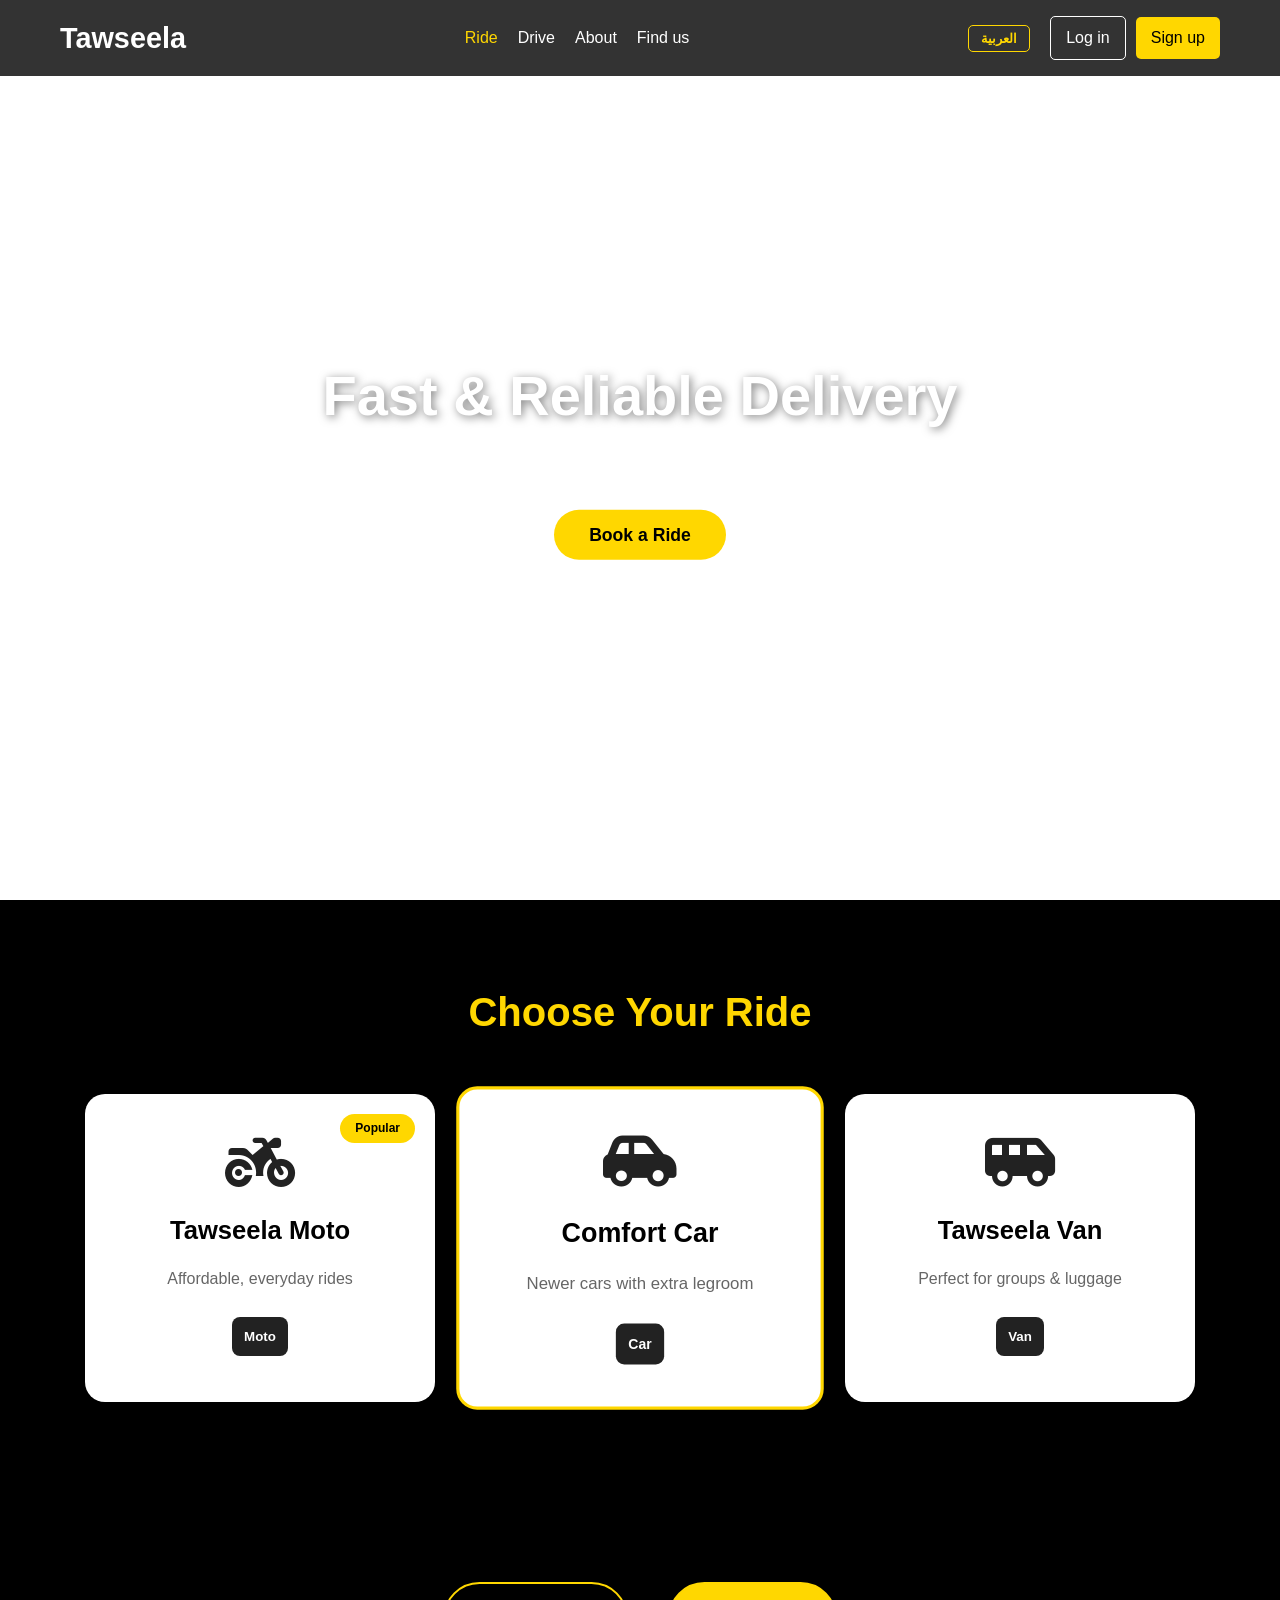
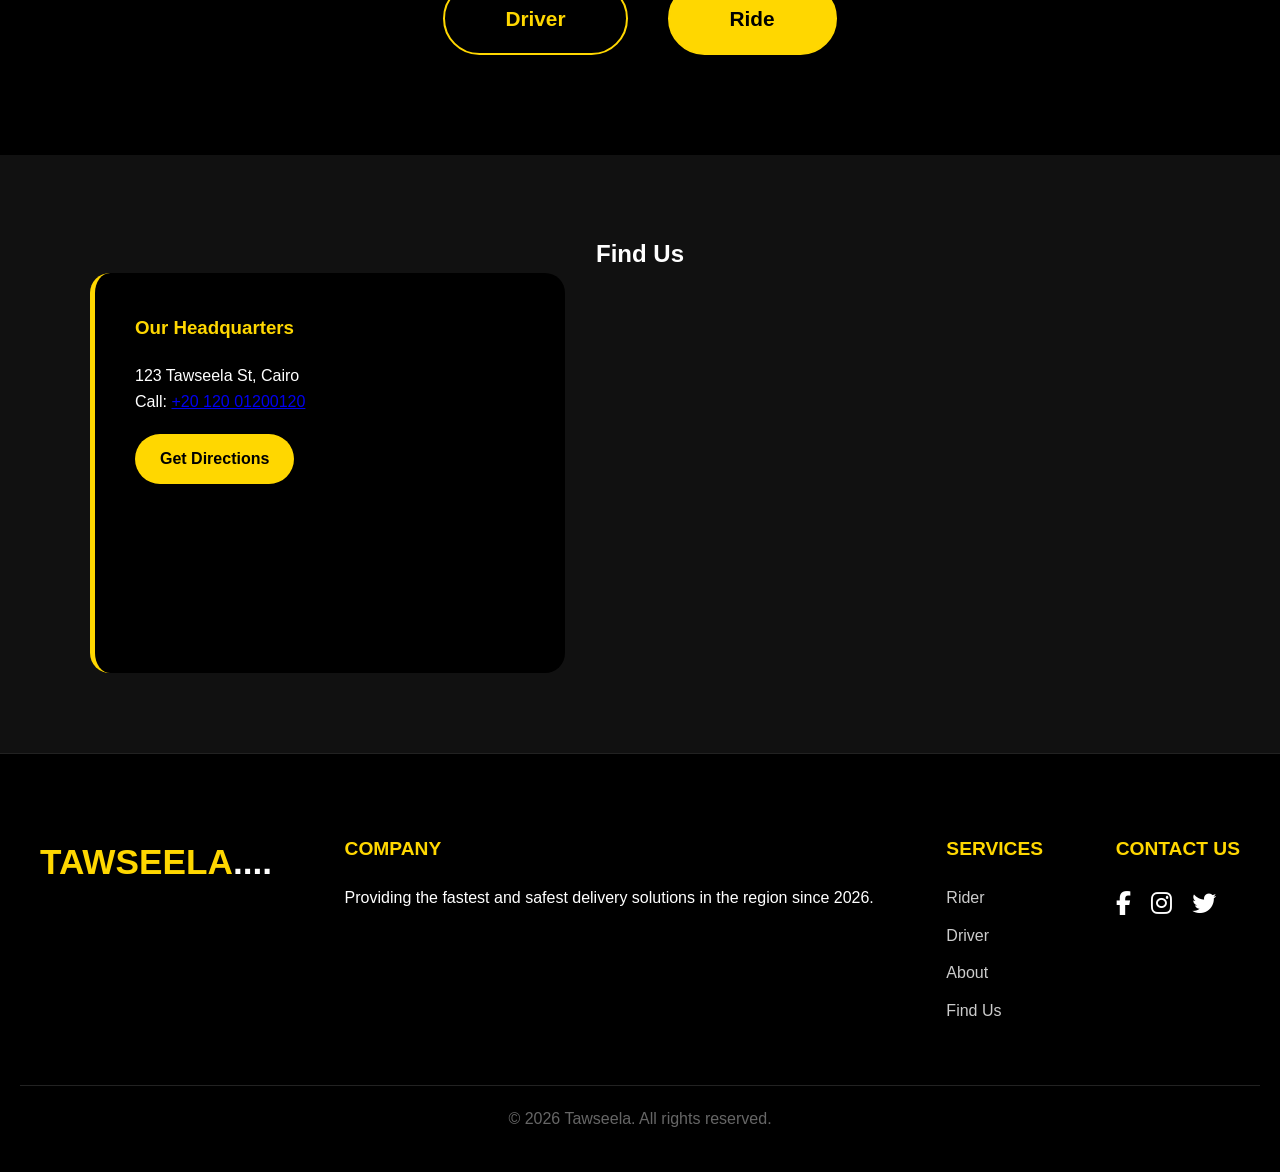
<file: index.html>
<!DOCTYPE html>
<html lang="en">
<!-- 
**members**
**menna allah hossam elsabbagh**
**shaimaa ahmed hamed abbas**
**Basant Amr Mohammed ElMahdy**
**Basmala Essam Mohamed Moustafa**
**amal amr elsayed**
-->
<head>
    <meta charset="UTF-8">
    <meta name="viewport" content="width=device-width, initial-scale=1.0">
    <title>Tawseela - Delivery Service</title>
    <!-- links -->
    <link rel="preconnect" href="https://fonts.googleapis.com">
    <link rel="preconnect" href="https://fonts.gstatic.com" crossorigin>
    <link rel="stylesheet" href="https://cdnjs.cloudflare.com/ajax/libs/font-awesome/6.5.1/css/all.min.css">
    <!-- link of css  -->
    <link rel="stylesheet" href="./assests/css/style.css">
</head>

<body>
    <header class="header">
        <nav class="navbar">
            <div class="container">
                <div class="logo">
                    <a href="./index.html" style="text-decoration: none;">
                        <h1 class="logo-text">Tawseela</h1>
                    </a>
                </div>

                <div class="nav-menu" id="navMenu">
                    <ul class="nav-links">
                        <li><a href="#Ride-Section" class="nav-link active" data-i18n="ride">Ride</a></li>
                        <li><a href="#cta-section" class="nav-link" data-i18n="drive">Drive</a></li>
                        <li><a href="./about.html" class="nav-link" data-i18n="about">About</a></li>
                        <li><a href="#map-section" class="nav-link" data-i18n="findUs">Find us</a></li>
                    </ul>
                </div>

                <div class="auth-group">
                    <button id="langSwitcher" class="btn-lang">العربية</button>
                    <a href="./login.html" class="btn-login" data-i18n="login">Log in</a>
                    <a href="./signup.html" class="btn-signup" data-i18n="signup">Sign up</a>
                </div>

                <div class="menu-icon" id="menuIcon">
                    <i class="fa-solid fa-bars"></i>
                </div>
            </div>
        </nav>
    </header>

    <section class="hero">
        <video autoplay muted loop class="hero-video">
            <source src="./assests/video/5750805-hd_1920_1080_24fps.mp4" type="video/mp4">
        </video>
        <div class="hero-overlay">
            <h1 data-i18n="heroTitle">Fast & Reliable Delivery</h1>
            <p data-i18n="heroDesc">Get your packages delivered on time, every time.</p>
            <a href="./ride.html" class="btn-hero" data-i18n="bookBtn">Book a Ride</a>
        </div>
    </section>

    <section class="ride-options" id="Ride-Section">
        <div class="container">
            <h2 class="section-title" data-i18n="sectionTitle">Choose Your Ride</h2>
            <div class="rides-grid">
                <div class="ride-card">
                    <div class="ride-badge" data-i18n="popular">Popular</div>
                    <i class="fas fa-motorcycle ride-icon"></i>
                    <h3 data-i18n="motoTitle">Tawseela Moto</h3>
                    <p data-i18n="motoDesc">Affordable, everyday rides</p>
                    <a href="./moto.html" class="btn-select-link">
                        <button class="btn-select" data-i18n="motoBtn">Moto</button>
                    </a>
                </div>

                <div class="ride-card active-card">
                    <i class="fa-solid fa-car-side ride-icon"></i>
                    <h3 data-i18n="carTitle">Comfort Car</h3>
                    <p data-i18n="carDesc">Newer cars with extra legroom</p>
                    <a href="./car.html" class="btn-select-link">
                        <button class="btn-select" data-i18n="carBtn">Car</button>
                    </a>
                </div>

                <div class="ride-card">
                    <i class="fa-solid fa-van-shuttle ride-icon"></i>
                    <h3 data-i18n="vanTitle">Tawseela Van</h3>
                    <p data-i18n="vanDesc">Perfect for groups & luggage</p>
                    <a href="./van.html" class="btn-select-link">
                        <button class="btn-select" data-i18n="vanBtn">Van</button>
                    </a>
                </div>
            </div>
        </div>
    </section>

    <section class="cta-section" id="cta-section">
        <div class="cta-container">
            <a href="./Drive.html" class="cta-btn driver" data-i18n="driveBtn">Driver</a>
            <a href="./ride.html" class="cta-btn ride" data-i18n="rideBtn">Ride</a>
        </div>
    </section>

    <section class="map-section" id="map-section">
        <h2 class="map-title" data-i18n="findUsTitle">Find Us</h2>
        <div class="map-container">
            <div class="map-info">
                <h3 data-i18n="hqTitle">Our Headquarters</h3>
                <p data-i18n="address">123 Tawseela St, Cairo</p>
                <p><span data-i18n="callUs">Call:</span> <a href="tel:+2012001200120">+20 120 01200120</a></p>
                <a href="https://maps.google.com" target="_blank" class="btn-directions" data-i18n="getDirections">Get Directions</a>
            </div>
            <iframe
                src="https://www.google.com/maps/embed?pb=!1m18!1m12!1m3!1d3453.123456789!2d31.2357!3d30.0444!2m3!1f0!2f0!3f0!3m2!1i1024!2i768!4f13.1!3m3!1m2!1s0x0%3A0x0!2zMzDCsDAyJzQwLjAiTiAzMcKwMTQnMDguNSJF!5e0!3m2!1sen!2seg!4v123456789"
                style="border:0;" allowfullscreen="" loading="lazy" referrerpolicy="no-referrer-when-downgrade">
            </iframe>
        </div>
    </section>

    <footer class="footer">
        <div class="container footer-container">
            <div class="footer-logo">
                <h1 class="footer-logo-text">TAWSEELA<span>....</span></h1>
            </div>

            <div class="footer-company">
                <h2 data-i18n="footerCompany">COMPANY</h2>
                <p data-i18n="footerAboutText">Providing the fastest and safest delivery solutions in the region since 2026.</p>
            </div>

            <div class="footer-services">
                <h2 data-i18n="footerServices">SERVICES</h2>
                <ul>
                    <li><a href="./ride.html" data-i18n="footerRider">Rider</a></li>
                    <li><a href="./Drive.html" data-i18n="footerDriver">Driver</a></li>
                    <li><a href="./about.html" data-i18n="footerAbout">About</a></li>
                    <li><a href="./index.html#map-section" data-i18n="footerFindUs">Find Us</a></li>
                </ul>
            </div>

            <div class="footer-contact">
                <h2 data-i18n="footerContact">CONTACT US</h2>
                <div class="social-icons">
                    <a href="#" target="_blank"><i class="fab fa-facebook-f"></i></a>
                    <a href="#" target="_blank"><i class="fab fa-instagram"></i></a>
                    <a href="#" target="_blank"><i class="fab fa-twitter"></i></a>
                </div>
            </div>
        </div>

        <div class="footer-bottom">
            <p>&copy; 2026 Tawseela. <span data-i18n="copyright">All rights reserved.</span></p>
        </div>
    </footer>

    <script src="./assests/js/main.js"></script>
</body>

</html>
</file>
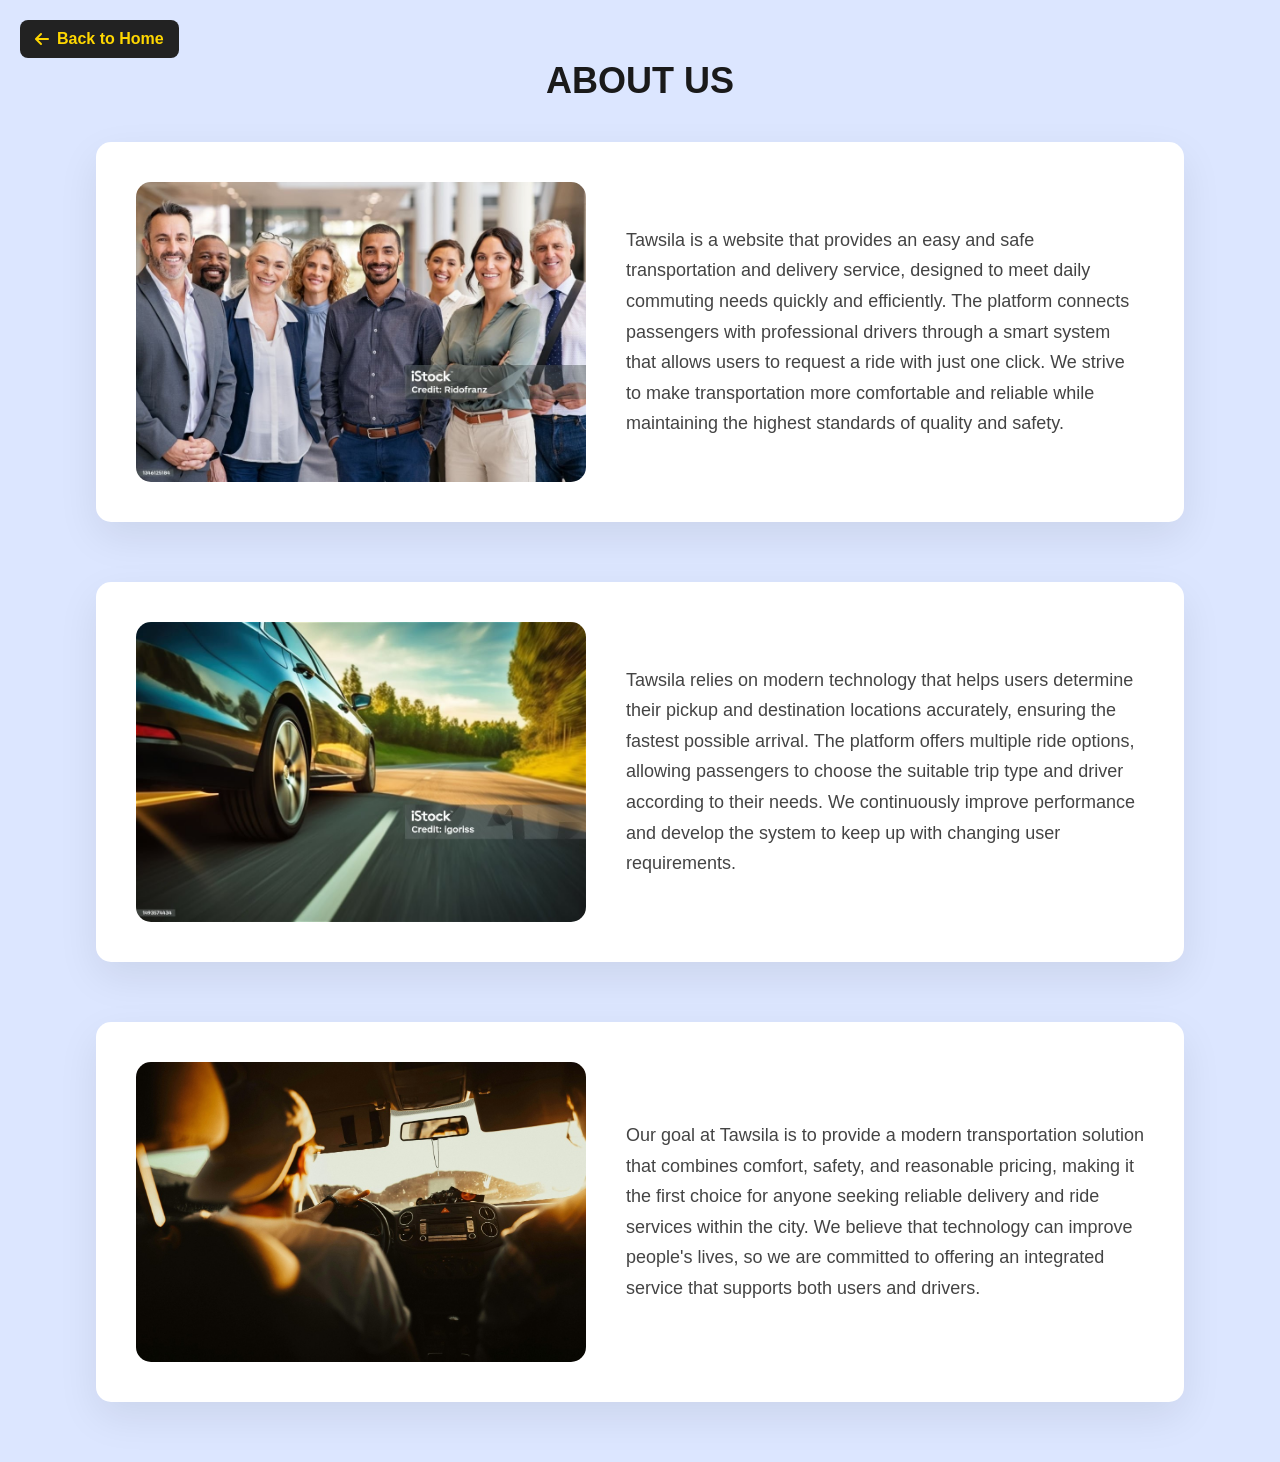
<file: about.html>
<!DOCTYPE html>
<html lang="en">
<head>
    <meta charset="UTF-8">
    <meta name="viewport" content="width=device-width, initial-scale=1.0">
    <title>About Us - Tawseela</title>
    <link rel="stylesheet" href="./assests/css/about.css">
    <link rel="stylesheet" href="https://cdnjs.cloudflare.com/ajax/libs/font-awesome/6.5.1/css/all.min.css">
</head>
<body>

    <!-- Back to Home Button -->
    <a href="./index.html" class="back-home"><i class="fas fa-arrow-left"></i> Back to Home</a>

    <section class="hero">

        <h3>ABOUT US</h3>

        <!-- Section 1 -->
        <div class="hero-content">
            <p>
                Tawsila is a website that provides an easy and safe transportation and delivery service,
                designed to meet daily commuting needs quickly and efficiently. The platform connects
                passengers with professional drivers through a smart system that allows users to request a
                ride with just one click. We strive to make transportation more comfortable and reliable
                while maintaining the highest standards of quality and safety.
            </p>
            <img src="./assests/photo/1772565034523.jpg" alt="Tawsila">
        </div>

        <!-- Section 2 -->
        <div class="hero-content reverse">
            <img src="./assests/photo/1772565039608.jpg" alt="Tawsila Technology">
            <p>
                Tawsila relies on modern technology that helps users determine their pickup and destination
                locations accurately, ensuring the fastest possible arrival. The platform offers multiple
                ride options, allowing passengers to choose the suitable trip type and driver according to
                their needs. We continuously improve performance and develop the system to keep up with
                changing user requirements.
            </p>
        </div>

        <!-- Section 3 -->
        <div class="hero-content">
            <p>
                Our goal at Tawsila is to provide a modern transportation solution that combines comfort,
                safety, and reasonable pricing, making it the first choice for anyone seeking reliable
                delivery and ride services within the city. We believe that technology can improve people's
                lives, so we are committed to offering an integrated service that supports both users and drivers.
            </p>
            <img src="./assests/photo/1772565043790.jpg" alt="Tawsila Service">
        </div>

    </section>

</body>
</html>
</file>
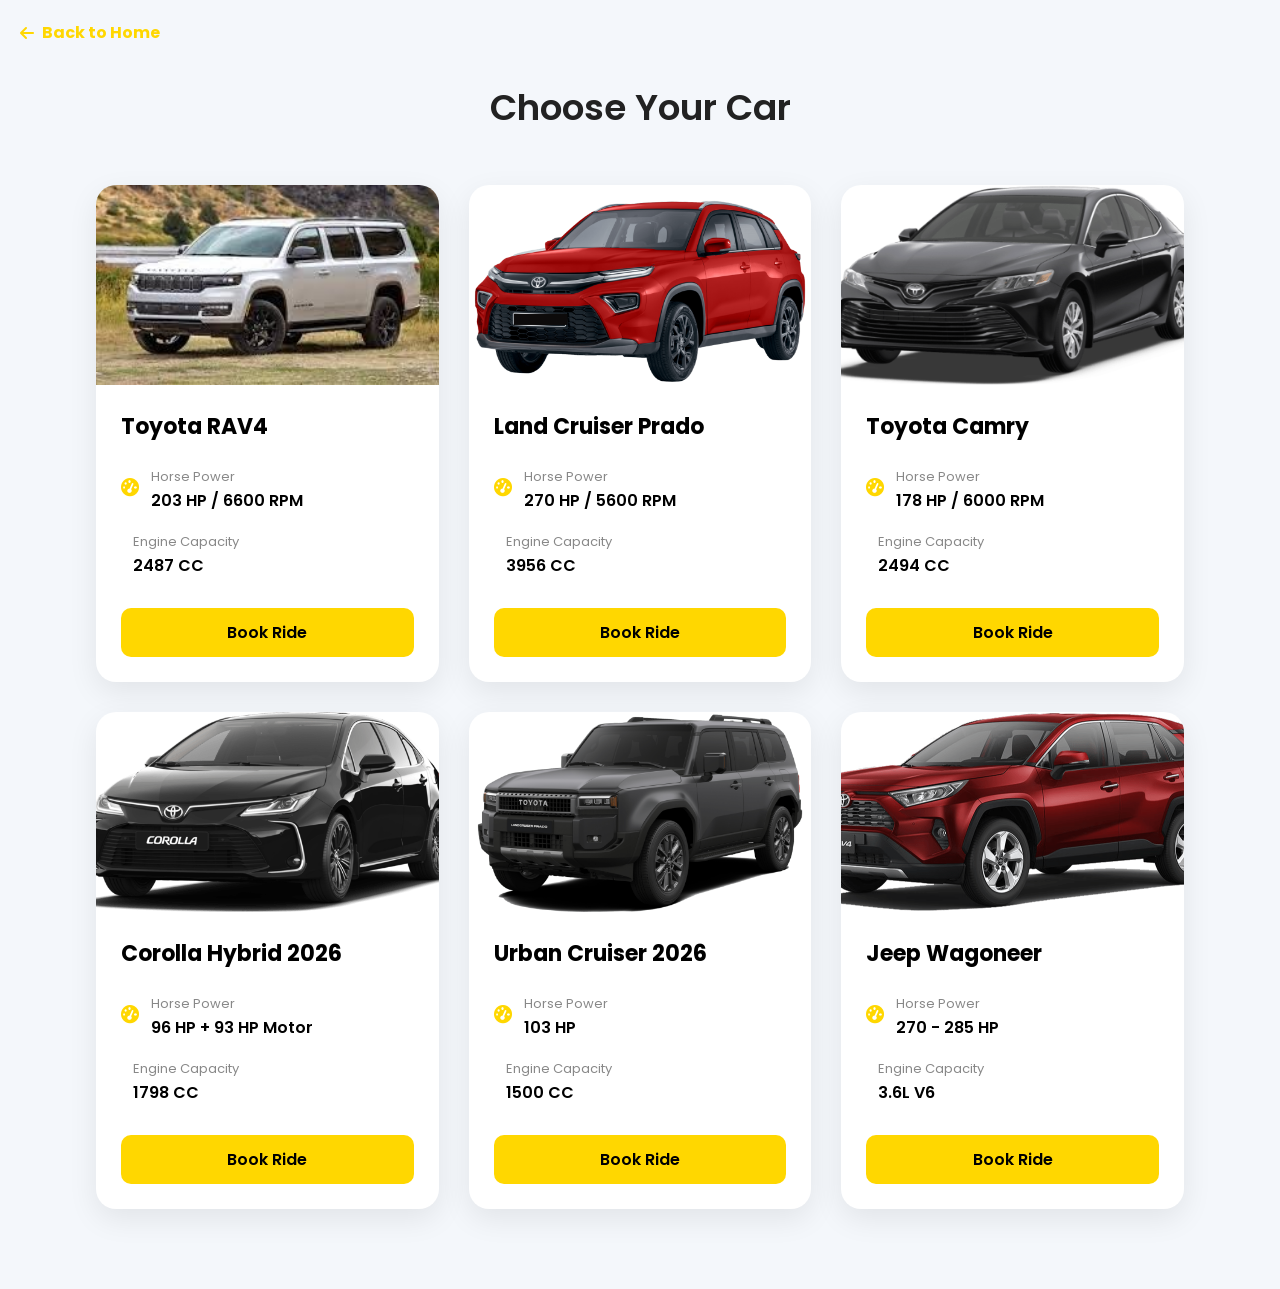
<file: car.html>
<!DOCTYPE html>
<html lang="en">

<head>
    <meta charset="UTF-8">
    <meta name="viewport" content="width=device-width, initial-scale=1.0">

    <title>Tawseela Cars</title>

    <link rel="stylesheet" href="./assests/css/car.css">

    <link rel="stylesheet" href="https://cdnjs.cloudflare.com/ajax/libs/font-awesome/6.5.1/css/all.min.css">

    <link href="https://fonts.googleapis.com/css2?family=Poppins:wght@300;400;500;600&display=swap" rel="stylesheet">

</head>

<body>
    <a href="./index.html" class="back-home"><i class="fas fa-arrow-left"></i> Back to Home</a>

    <section class="cars-section">

        <div class="container">

            <h2 class="section-title">Choose Your Car</h2>

            <div class="cars-grid">

                <div class="card">

                    <img src="./assests/photo/11.jpg" alt="Toyota RAV4">

                    <div class="card-content">

                        <h3>Toyota RAV4</h3>

                        <div class="specs">

                            <div class="spec">
                                <i class="fa-solid fa-gauge-high"></i>
                                <div>
                                    <span>Horse Power</span>
                                    <p>203 HP / 6600 RPM</p>
                                </div>
                            </div>

                            <div class="spec">
                                <i class="fa-solid fa-engine"></i>
                                <div>
                                    <span>Engine Capacity</span>
                                    <p>2487 CC</p>
                                </div>
                            </div>

                        </div>

                        <a href="./ride.html" class="btn">Book Ride</a>

                    </div>
                </div>


                <div class="card">

                    <img src="./assests/photo/1772460366612.png" alt="Land Cruiser Prado">

                    <div class="card-content">

                        <h3>Land Cruiser Prado</h3>

                        <div class="specs">

                            <div class="spec">
                                <i class="fa-solid fa-gauge-high"></i>
                                <div>
                                    <span>Horse Power</span>
                                    <p>270 HP / 5600 RPM</p>
                                </div>
                            </div>

                            <div class="spec">
                                <i class="fa-solid fa-engine"></i>
                                <div>
                                    <span>Engine Capacity</span>
                                    <p>3956 CC</p>
                                </div>
                            </div>

                        </div>

                        <a href="./ride.html" class="btn">Book Ride</a>

                    </div>
                </div>


                <div class="card">

                    <img src="./assests/photo/1772460395954.png" alt="Toyota Camry">

                    <div class="card-content">

                        <h3>Toyota Camry</h3>

                        <div class="specs">

                            <div class="spec">
                                <i class="fa-solid fa-gauge-high"></i>
                                <div>
                                    <span>Horse Power</span>
                                    <p>178 HP / 6000 RPM</p>
                                </div>
                            </div>

                            <div class="spec">
                                <i class="fa-solid fa-engine"></i>
                                <div>
                                    <span>Engine Capacity</span>
                                    <p>2494 CC</p>
                                </div>
                            </div>

                        </div>

                        <a href="./ride.html" class="btn">Book Ride</a>

                    </div>
                </div>


                <div class="card">

                    <img src="./assests/photo/1772460369442.png" alt="Corolla Hybrid">

                    <div class="card-content">

                        <h3>Corolla Hybrid 2026</h3>

                        <div class="specs">

                            <div class="spec">
                                <i class="fa-solid fa-gauge-high"></i>
                                <div>
                                    <span>Horse Power</span>
                                    <p>96 HP + 93 HP Motor</p>
                                </div>
                            </div>

                            <div class="spec">
                                <i class="fa-solid fa-engine"></i>
                                <div>
                                    <span>Engine Capacity</span>
                                    <p>1798 CC</p>
                                </div>
                            </div>

                        </div>

                        <a href="./ride.html" class="btn">Book Ride</a>

                    </div>
                </div>


                <div class="card">

                    <img src="./assests/photo/1772460474542.png" alt="Urban Cruiser">

                    <div class="card-content">

                        <h3>Urban Cruiser 2026</h3>

                        <div class="specs">

                            <div class="spec">
                                <i class="fa-solid fa-gauge-high"></i>
                                <div>
                                    <span>Horse Power</span>
                                    <p>103 HP</p>
                                </div>
                            </div>

                            <div class="spec">
                                <i class="fa-solid fa-engine"></i>
                                <div>
                                    <span>Engine Capacity</span>
                                    <p>1500 CC</p>
                                </div>
                            </div>

                        </div>

                        <a href="./ride.html" class="btn">Book Ride</a>

                    </div>
                </div>


                <div class="card">

                    <img src="./assests/photo/1772460477702.png" alt="Jeep Wagoneer">

                    <div class="card-content">

                        <h3>Jeep Wagoneer</h3>

                        <div class="specs">

                            <div class="spec">
                                <i class="fa-solid fa-gauge-high"></i>
                                <div>
                                    <span>Horse Power</span>
                                    <p>270 - 285 HP</p>
                                </div>
                            </div>

                            <div class="spec">
                                <i class="fa-solid fa-engine"></i>
                                <div>
                                    <span>Engine Capacity</span>
                                    <p>3.6L V6</p>
                                </div>
                            </div>

                        </div>

                        <a href="./ride.html" class="btn">Book Ride</a>

                    </div>
                </div>

            </div>

        </div>

    </section>

</body>

</html>
</file>
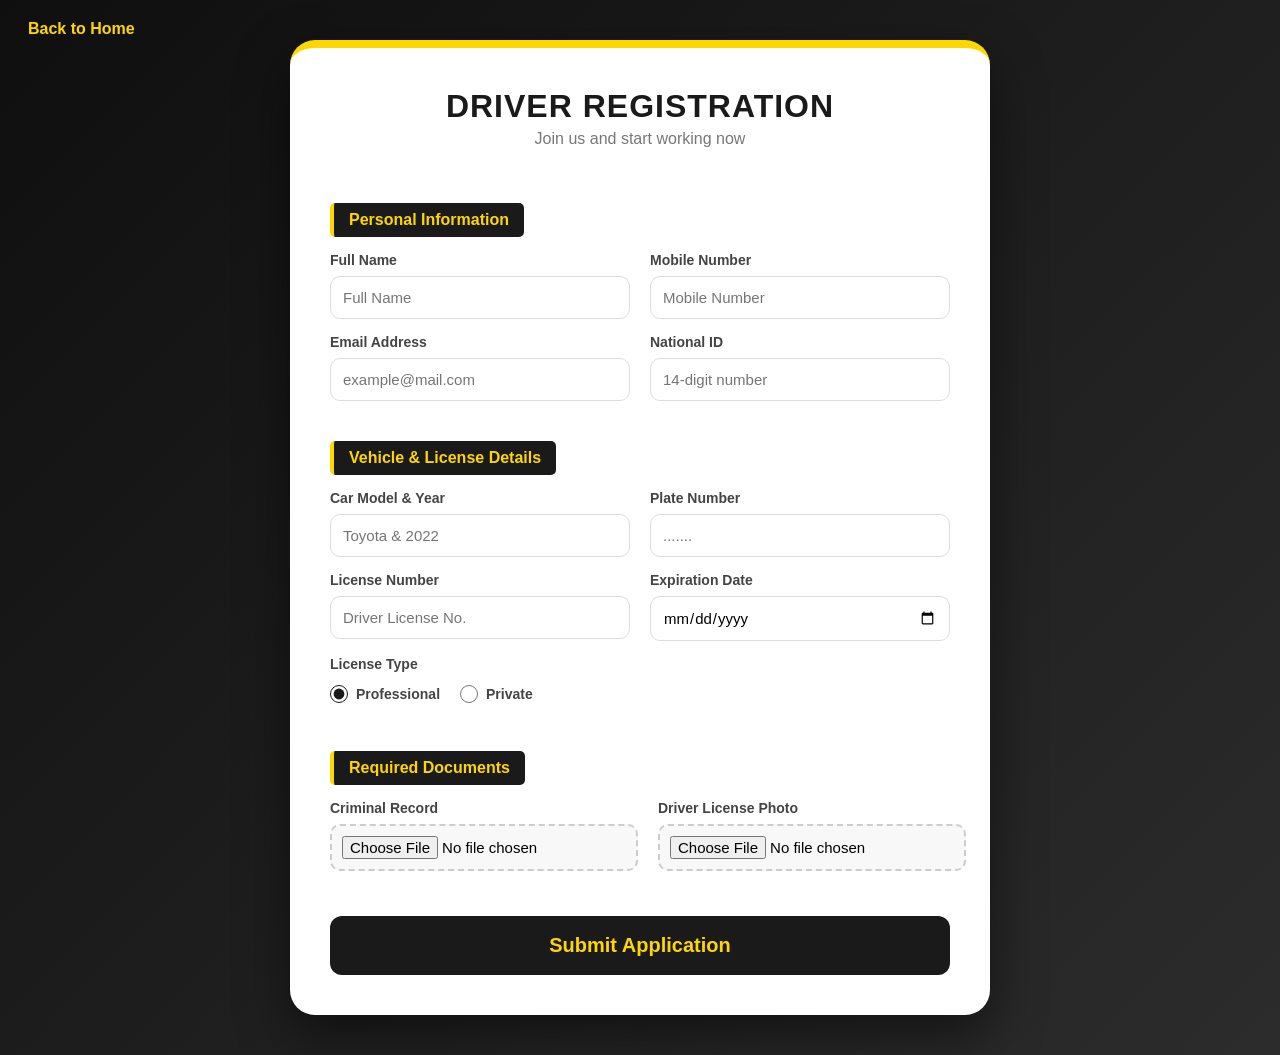
<file: Drive.html>
<!DOCTYPE html>
<html lang="en">
<head>
    <meta charset="UTF-8">
    <meta name="viewport" content="width=device-width, initial-scale=1.0">
    <title>Driver Application</title>
    <link rel="stylesheet" href="./assests/css/driveStyle.css">
</head>
<body>
    <a href="./index.html" class="back-home"><i class="fas fa-arrow-left"></i> Back to Home</a>
    <div class="form-container">
        <div class="form-header">
            <h2>Driver Registration</h2>
            <p>Join us and start working now</p>
        </div>

        <form action="#" method="POST" enctype="multipart/form-data">
            
            <h3 class="section-title">Personal Information</h3>
            <div class="form-row">
                <div class="form-group">
                    <label for="fullName">Full Name</label>
                    <input type="text" id="fullName" placeholder="Full Name" required>
                </div>
                <div class="form-group">
                    <label>Mobile Number</label>
                    <input type="tel" placeholder="Mobile Number" required>
                </div>
            </div>

            <div class="form-row">
                <div class="form-group">
                    <label>Email Address</label>
                    <input type="email" placeholder="example@mail.com">
                </div>
                <div class="form-group">
                    <label>National ID</label>
                    <input type="number" placeholder="14-digit number" required>
                </div>
            </div>

            <h3 class="section-title">Vehicle & License Details</h3>
            <div class="form-row">
                <div class="form-group">
                    <label>Car Model & Year</label>
                    <input type="text" placeholder="Toyota & 2022" required>
                </div>
                <div class="form-group">
                    <label>Plate Number</label>
                    <input type="text" placeholder=".......">
                </div>
            </div>

            <div class="form-row">
                <div class="form-group">
                    <label>License Number</label>
                    <input type="number" placeholder="Driver License No.">
                </div>
                <div class="form-group">
                    <label>Expiration Date</label>
                    <input type="date" required>
                </div>
            </div>

            <div class="form-group">
                <label>License Type</label>
                <div class="radio-wrapper">
                    <label class="radio-item">
                        <input type="radio" name="licenseType" value="Professional" checked>
                        <span>Professional</span>
                    </label>
                    <label class="radio-item">
                        <input type="radio" name="licenseType" value="Private">
                        <span>Private</span>
                    </label>
                </div>
            </div>

            <h3 class="section-title">Required Documents</h3>
            <div class="form-row">
                <div class="form-group">
                    <label>Criminal Record </label>
                    <input type="file" accept="image/*,.pdf" class="file-input">
                </div>
                <div class="form-group">
                    <label>Driver License Photo</label>
                    <input type="file" accept="image/*" class="file-input">
                </div>
            </div>

            <button type="submit" class="submit-btn">Submit Application</button>
        </form>
    </div>

</body>
</html>
</file>
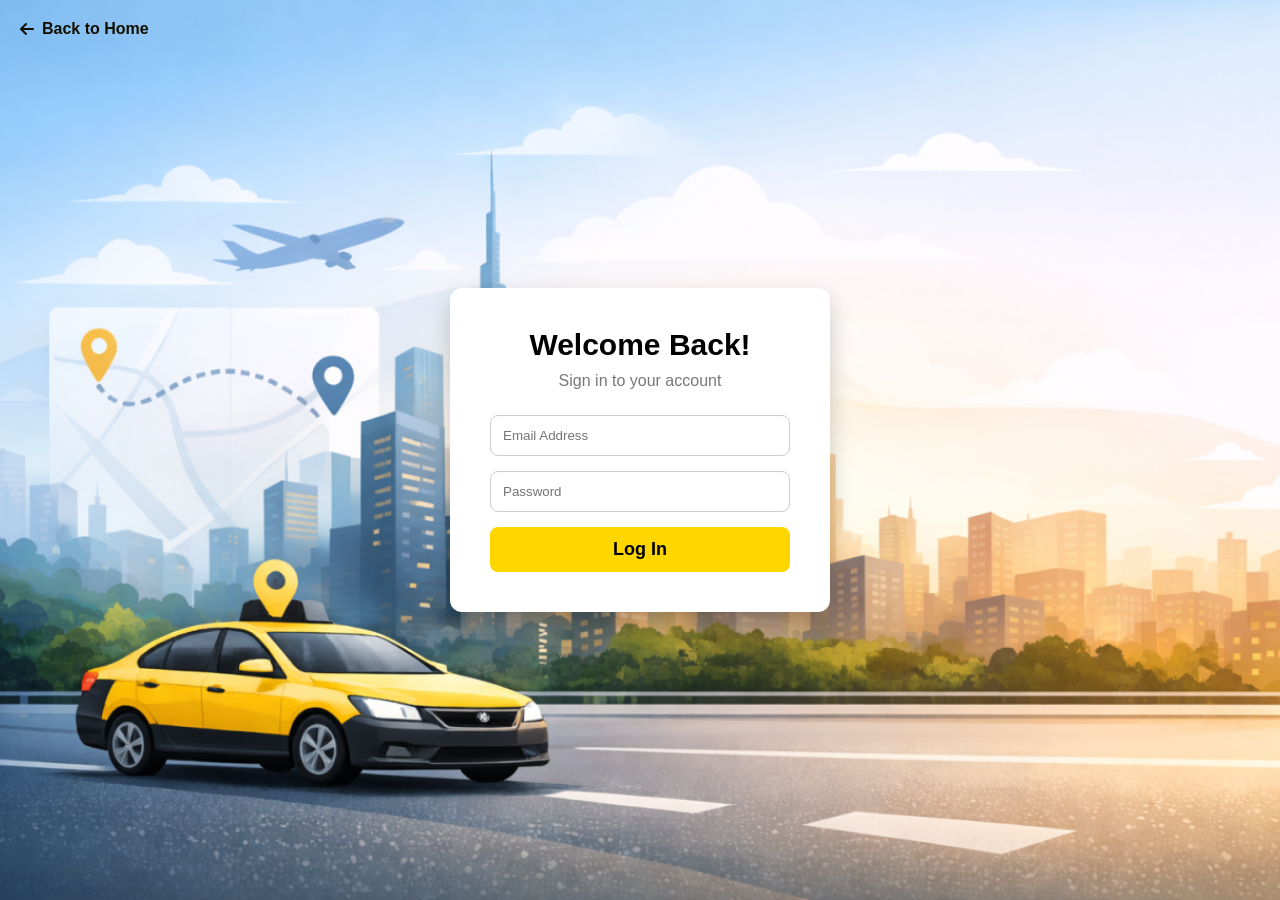
<file: login.html>
<!DOCTYPE html>
<html lang="en">
<head>
    <meta charset="UTF-8">
    <meta name="viewport" content="width=device-width, initial-scale=1.0">
    <title>Login</title>
    <link rel="stylesheet" href="./assests/css/login.css">
    <link rel="stylesheet" href="https://cdnjs.cloudflare.com/ajax/libs/font-awesome/6.5.1/css/all.min.css">
</head>
<body>

    <!-- Back to Home Button -->
    <a href="./index.html" class="back-home"><i class="fas fa-arrow-left"></i> Back to Home</a>

    <div class="login">
        <div class="info">
            <div class="container">
                <h2>Welcome Back!</h2>
                <p>Sign in to your account</p>

                <form>
                    <input type="email" placeholder="Email Address" required>
                    <input type="password" placeholder="Password" required>
                    <button type="submit">Log In</button>
                </form>

            </div>
        </div>
    </div>

</body>
</html>
</file>
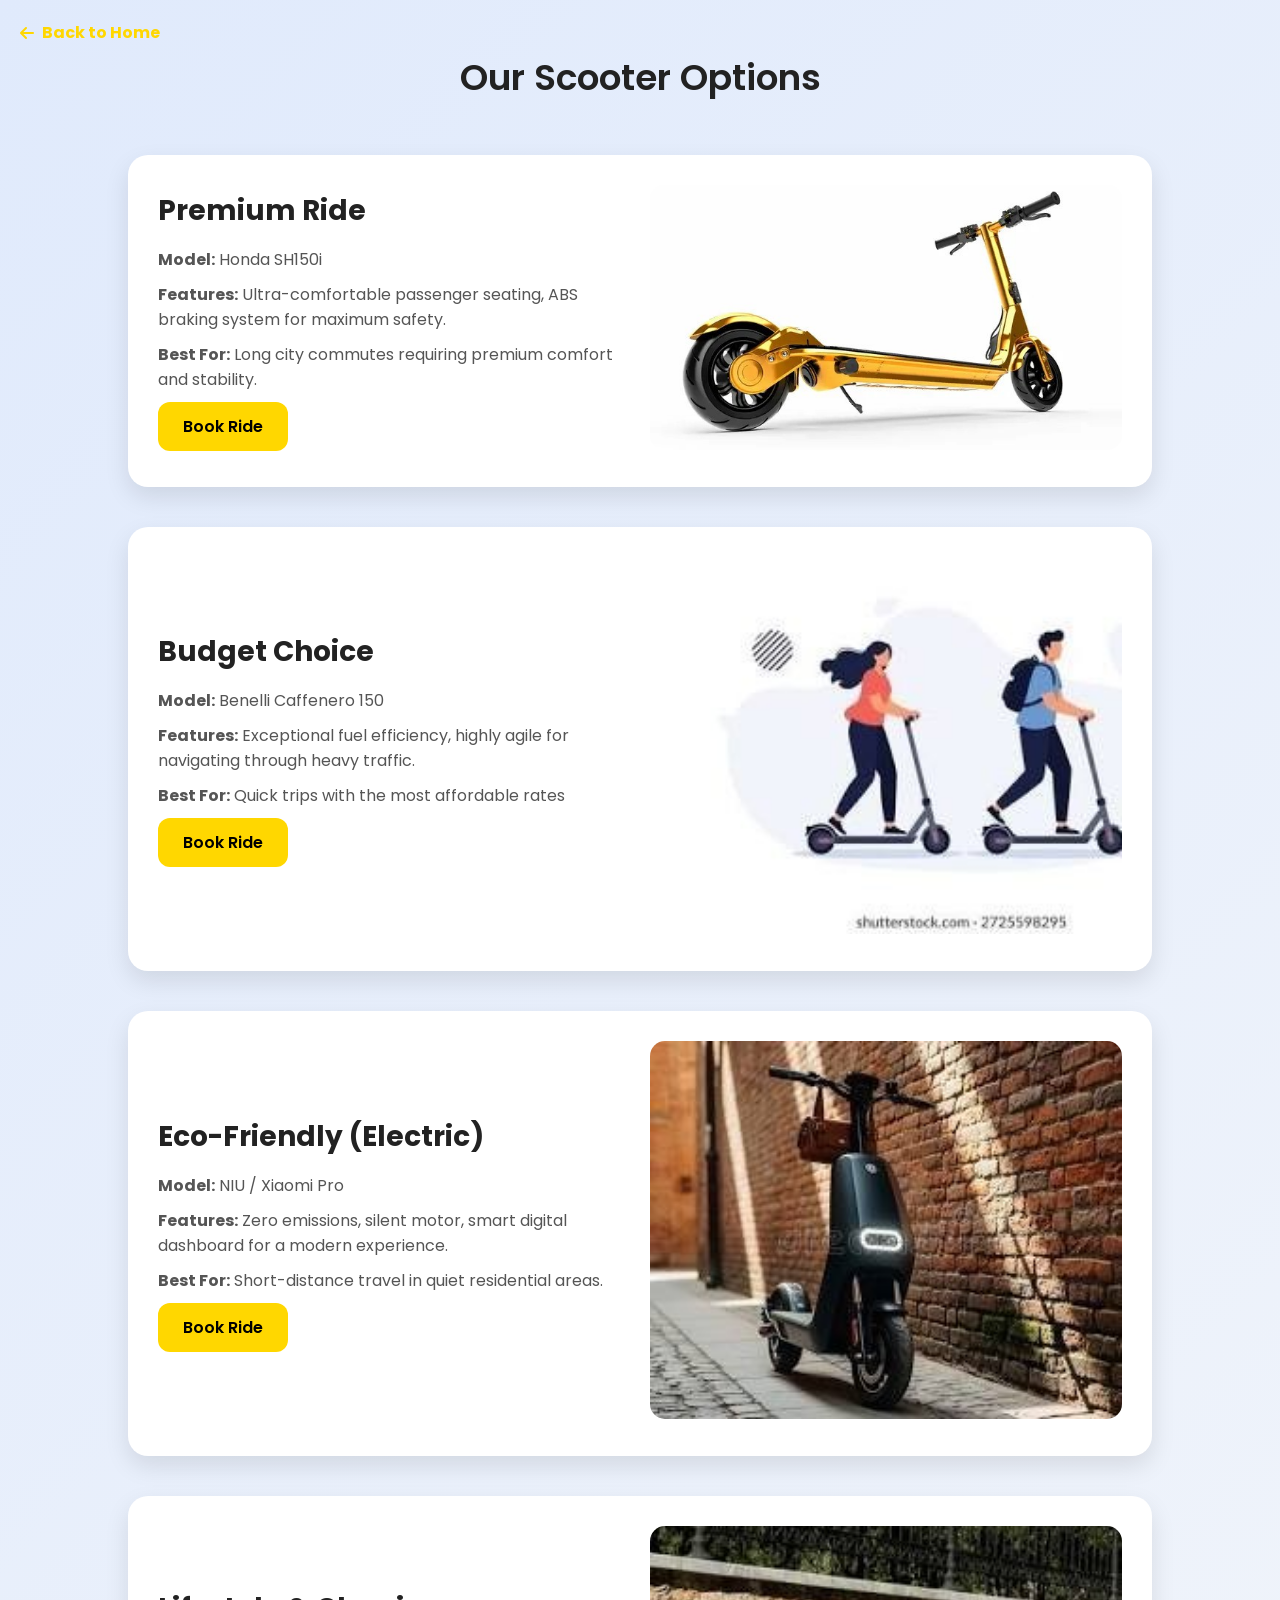
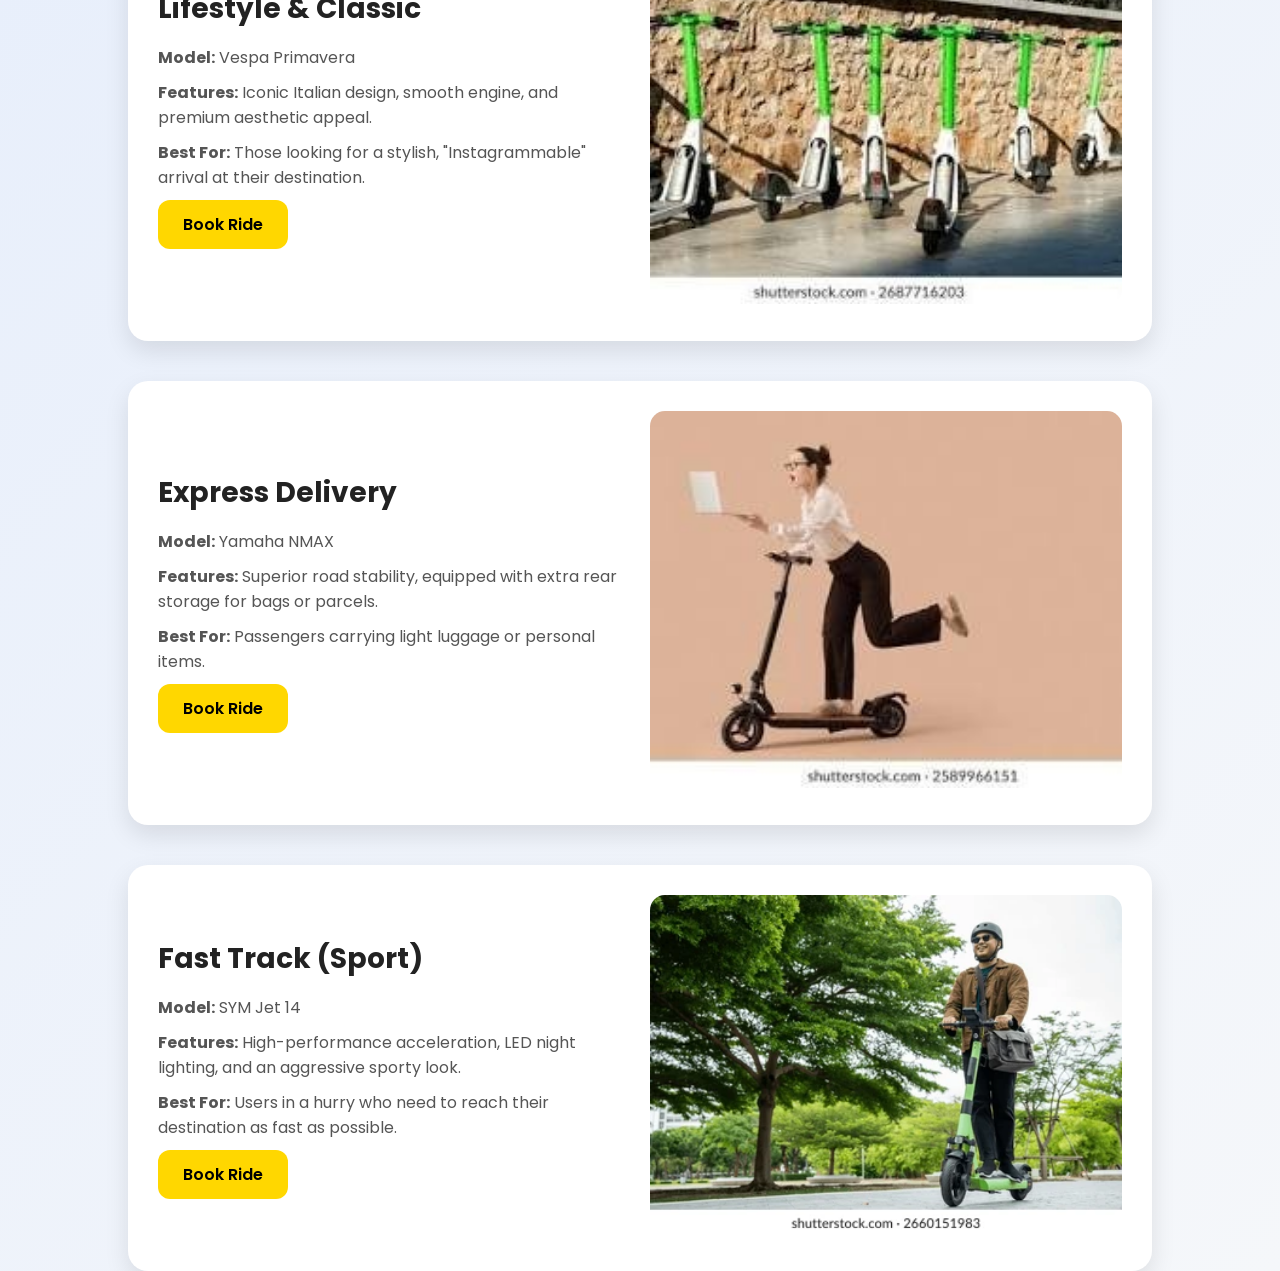
<file: moto.html>
<!DOCTYPE html>
<html lang="en">
<head>
    <meta charset="UTF-8">
    <meta name="viewport" content="width=device-width, initial-scale=1.0">
    <title>Moto Gallery - Tawseela</title>
    <link rel="stylesheet" href="./assests/css/moto.css">
    <link rel="stylesheet" href="https://cdnjs.cloudflare.com/ajax/libs/font-awesome/6.5.1/css/all.min.css">
    <link href="https://fonts.googleapis.com/css2?family=Poppins:wght@300;400;500;600&display=swap" rel="stylesheet">
</head>

<body>
    <a href="./index.html" class="back-home"><i class="fas fa-arrow-left"></i> Back to Home</a>
    <section class="moto-section">
        <h2 class="section-title">Our Scooter Options</h2>
        <div class="all-scooter">
            <div class="contain">
                <!-- Card 1 -->
                <div class="cards">
                    <div class="para">
                        <h3>Premium Ride</h3>
                        <p><strong>Model:</strong> Honda SH150i</p>
                        <p><strong>Features:</strong> Ultra-comfortable passenger seating, ABS braking system for
                            maximum safety.</p>
                        <p><strong>Best For:</strong> Long city commutes requiring premium comfort and stability.</p>
                        <a href="./ride.html" class="btn">Book Ride</a>
                    </div>
                    <div class="image">
                        <img src="./assests/photo/1772460378175.jpg" alt="Honda SH150i">
                    </div>
                </div>

                <!-- Card 2 -->
                <div class="cards reverse">
                    <div class="image">
                        <img src="./assests/photo/1772460381210.jpg" alt="Benelli Caffenero 150">
                    </div>
                    <div class="para">
                        <h3>Budget Choice</h3>
                        <p><strong>Model:</strong> Benelli Caffenero 150</p>
                        <p><strong>Features:</strong> Exceptional fuel efficiency, highly agile for navigating through
                            heavy traffic.</p>
                        <p><strong>Best For:</strong> Quick trips with the most affordable rates</p>
                        <a href="./ride.html" class="btn">Book Ride</a>
                    </div>
                </div>

                <!-- Card 3 -->
                <div class="cards">
                    <div class="para">
                        <h3>Eco-Friendly (Electric)</h3>
                        <p><strong>Model:</strong> NIU / Xiaomi Pro</p>
                        <p><strong>Features:</strong> Zero emissions, silent motor, smart digital dashboard for a modern
                            experience.</p>
                        <p><strong>Best For:</strong> Short-distance travel in quiet residential areas.</p>
                        <a href="./ride.html" class="btn">Book Ride</a>
                    </div>
                    <div class="image">
                        <img src="./assests/photo/1772460383660.jpg" alt="NIU / Xiaomi Pro">
                    </div>
                </div>

                <!-- Card 4 -->
                <div class="cards reverse">
                    <div class="image">
                        <img src="./assests/photo/1772460386302.jpg" alt="Vespa Primavera">
                    </div>
                    <div class="para">
                        <h3>Lifestyle & Classic</h3>
                        <p><strong>Model:</strong> Vespa Primavera</p>
                        <p><strong>Features:</strong> Iconic Italian design, smooth engine, and premium aesthetic
                            appeal.</p>
                        <p><strong>Best For:</strong> Those looking for a stylish, "Instagrammable" arrival at their
                            destination.</p>
                        <a href="./ride.html" class="btn">Book Ride</a>
                    </div>
                </div>

                <!-- Card 5 -->
                <div class="cards">
                    <div class="para">
                        <h3>Express Delivery</h3>
                        <p><strong>Model:</strong> Yamaha NMAX</p>
                        <p><strong>Features:</strong> Superior road stability, equipped with extra rear storage for bags
                            or parcels.</p>
                        <p><strong>Best For:</strong> Passengers carrying light luggage or personal items.</p>
                        <a href="./ride.html" class="btn">Book Ride</a>
                    </div>
                    <div class="image">
                        <img src="./assests/photo/1772460389377.jpg" alt="Yamaha NMAX">
                    </div>
                </div>

                <!-- Card 6 -->
                <div class="cards reverse">
                    <div class="image">
                        <img src="./assests/photo/1772460392965.png" alt="SYM Jet 14">
                    </div>
                    <div class="para">
                        <h3>Fast Track (Sport)</h3>
                        <p><strong>Model:</strong> SYM Jet 14</p>
                        <p><strong>Features:</strong> High-performance acceleration, LED night lighting, and an
                            aggressive sporty look.</p>
                        <p><strong>Best For:</strong> Users in a hurry who need to reach their destination as fast as
                            possible.</p>
                        <a href="./ride.html" class="btn">Book Ride</a>
                    </div>
                </div>

            </div>
        </div>

    </section>

</body>

</html>
</file>
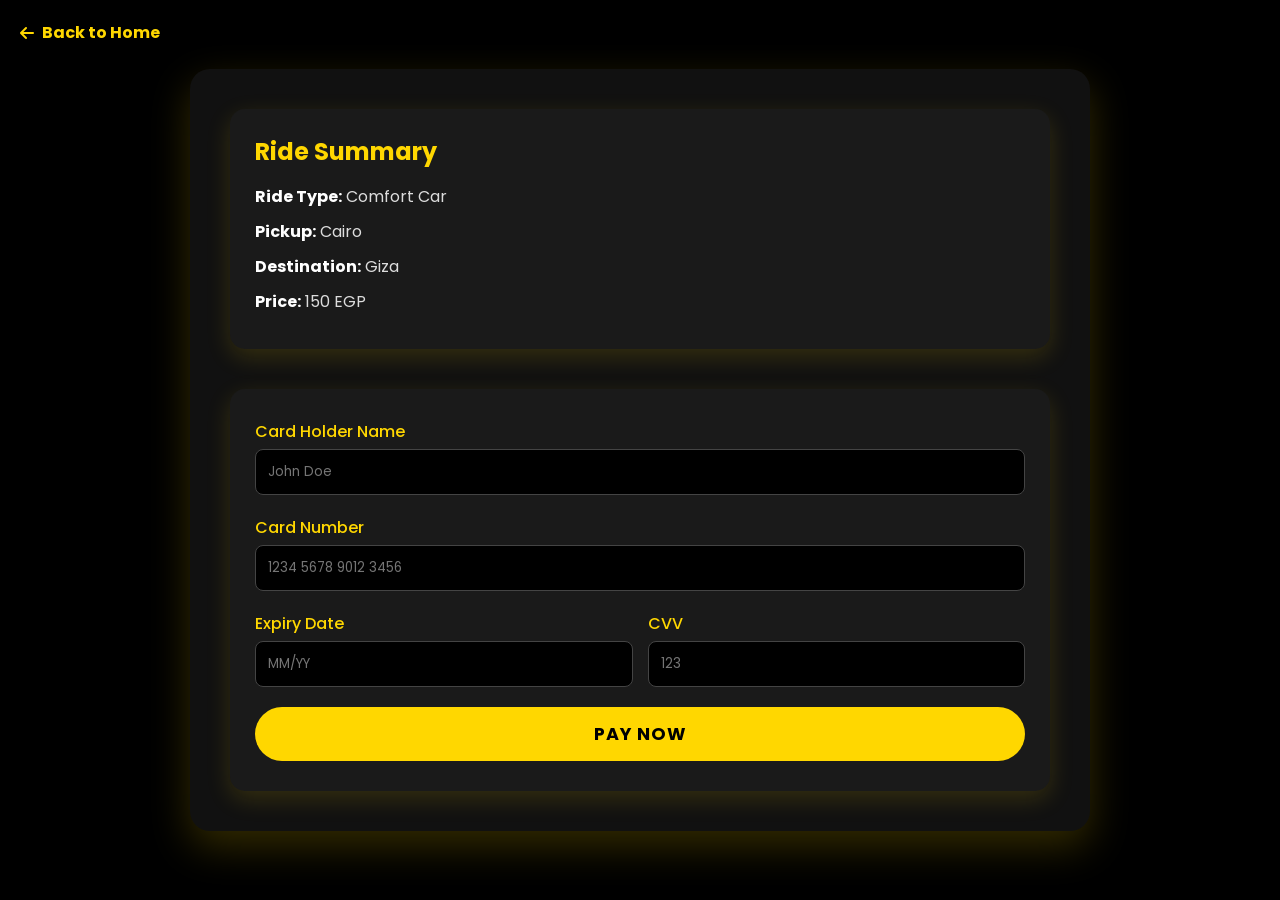
<file: payment.html>
<!DOCTYPE html>
<html lang="en">
<head>
    <meta charset="UTF-8">
    <meta name="viewport" content="width=device-width, initial-scale=1.0">
    <title>Payment - Tawseela</title>
    <link href="https://fonts.googleapis.com/css2?family=Poppins:wght@300;400;500;600;700&display=swap" rel="stylesheet">
    <link rel="stylesheet" href="https://cdnjs.cloudflare.com/ajax/libs/font-awesome/6.5.1/css/all.min.css">
    <link rel="stylesheet" href="./assests/css/payment.css">
</head>
<body>

    <!-- Back to Home -->
    <a href="./index.html" class="back-home"><i class="fas fa-arrow-left"></i> Back to Home</a>

    <section class="payment-section">
        <div class="payment-wrapper">

            <!-- Ride Summary -->
            <div class="ride-summary">
                <h3>Ride Summary</h3>
                <p><strong>Ride Type:</strong> Comfort Car</p>
                <p><strong>Pickup:</strong> Cairo</p>
                <p><strong>Destination:</strong> Giza</p>
                <p><strong>Price:</strong> 150 EGP</p>
            </div>

            <!-- Payment Form -->
            <div class="payment-box">
                <form id="bookingForm">
                    <div class="input-group">
                        <label>Card Holder Name</label>
                        <input type="text" placeholder="John Doe" required>
                    </div>

                    <div class="input-group">
                        <label>Card Number</label>
                        <input type="text" placeholder="1234 5678 9012 3456" required>
                    </div>

                    <div class="row">
                        <div class="input-group">
                            <label>Expiry Date</label>
                            <input type="text" placeholder="MM/YY" required>
                        </div>
                        <div class="input-group">
                            <label>CVV</label>
                            <input type="text" placeholder="123" required>
                        </div>
                    </div>

                    <button type="submit" class="btn-pay">Pay Now</button>
                </form>
            </div>

        </div>
    </section>

</body>
</html>
</file>
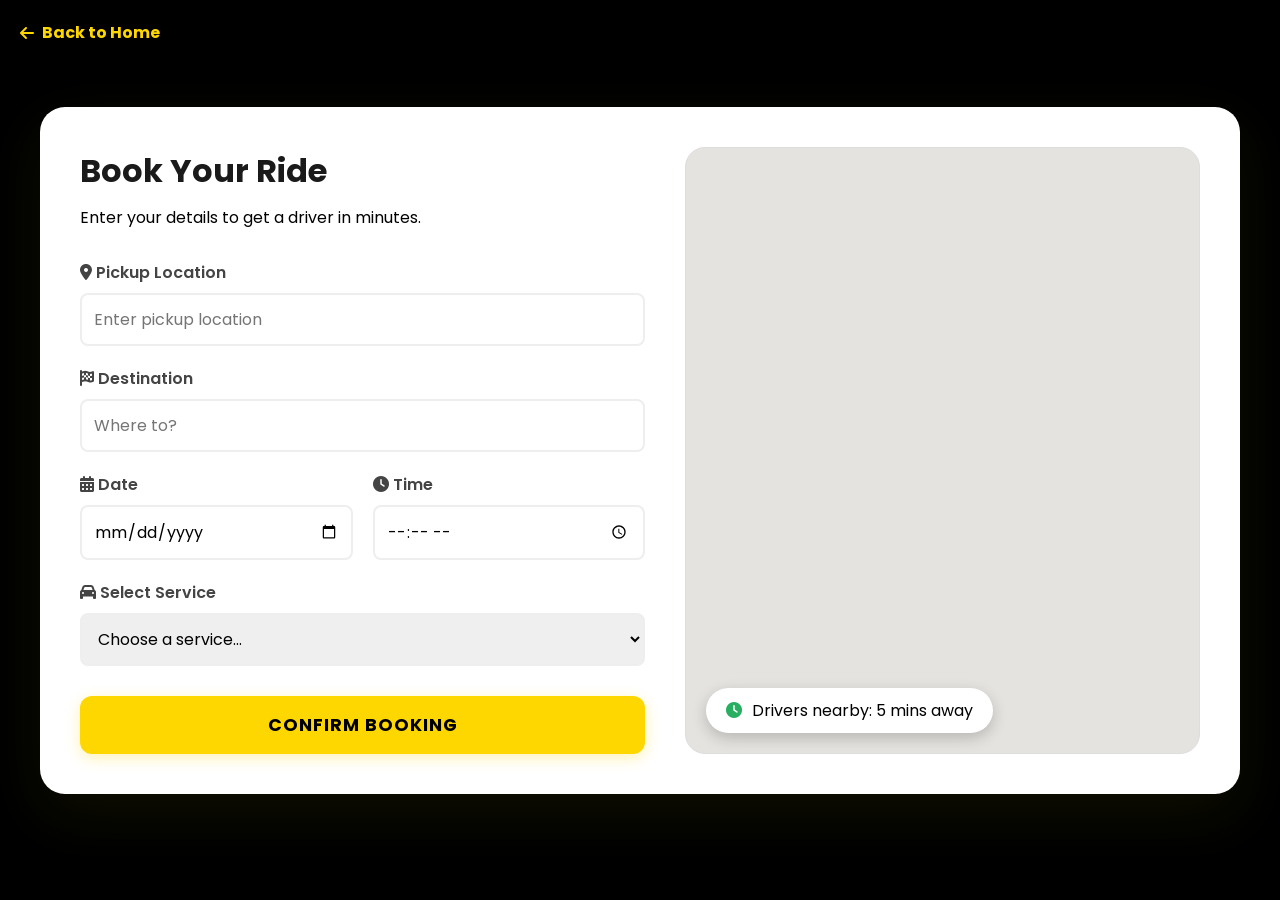
<file: ride.html>
<!DOCTYPE html>
<html lang="en">

<head>
    <meta charset="UTF-8">
    <meta name="viewport" content="width=device-width, initial-scale=1.0">
    <title>Book a Ride - Tawseela</title>
    <link rel="stylesheet" href="https://cdnjs.cloudflare.com/ajax/libs/font-awesome/6.5.1/css/all.min.css">
    <link href="https://fonts.googleapis.com/css2?family=Poppins:wght@300;400;600;700&display=swap" rel="stylesheet">
    <link rel="stylesheet" href="./assests/css/ride.css">
</head>
<body>

    <!-- Back to Home Button -->
    <a href="./index.html" class="back-home"><i class="fas fa-arrow-left"></i> Back to Home</a>

    <section class="booking-page">
        <div class="container booking-container">
            <div class="booking-form-side">
                <h2>Book Your Ride</h2>
                <p>Enter your details to get a driver in minutes.</p>

                <form class="ride-form">
                    <div class="input-group">
                        <label><i class="fa-solid fa-location-dot"></i> Pickup Location</label>
                        <input type="text" placeholder="Enter pickup location" required>
                    </div>

                    <div class="input-group">
                        <label><i class="fa-solid fa-flag-checkered"></i> Destination</label>
                        <input type="text" placeholder="Where to?" required>
                    </div>

                    <div class="form-row">
                        <div class="input-group">
                            <label><i class="fa-solid fa-calendar-days"></i> Date</label>
                            <input type="date" required>
                        </div>
                        <div class="input-group">
                            <label><i class="fa-solid fa-clock"></i> Time</label>
                            <input type="time" required>
                        </div>
                    </div>

                    <div class="input-group">
                        <label><i class="fa-solid fa-car"></i> Select Service</label>
                        <select required>
                            <option value="" disabled selected>Choose a service...</option>
                            <option value="economy">Tawseela X (Economy)</option>
                            <option value="premium">Tawseela Comfort (Premium)</option>
                            <option value="van">Tawseela Van (Large Group)</option>
                        </select>
                    </div>

                    <a href="./payment.html" style="text-decoration: none; width: 100%;">
                        <button type="button" class="btn-confirm">Confirm Booking</button>
                    </a>
                </form>
            </div>

            <div class="booking-map-side">
                <div class="map-placeholder">
                    <iframe
                        src="https://www.google.com/maps/embed?pb=!1m18!1m12!1m3!1d55251.37709964741!2d31.2234448!3d30.0594885!2m3!1f0!2f0!3f0!3m2!1i1024!2i768!4f13.1!3m3!1m2!1s0x14583fa60b21beeb%3A0x79dfb296efaa4642!2sCairo%2C%20Cairo%20Governorate!5e0!3m2!1sen!2seg!4v1700000000000!5m2!1sen!2seg"
                        width="100%" height="100%" style="border:0;" allowfullscreen="" loading="lazy"
                        referrerpolicy="no-referrer-when-downgrade">
                    </iframe>

                    <div class="driver-status">
                        <i class="fa-solid fa-clock"></i>
                        <span>Drivers nearby: 5 mins away</span>
                    </div>
                </div>
            </div>

        </div>
    </section>
</body>

</html>
</file>
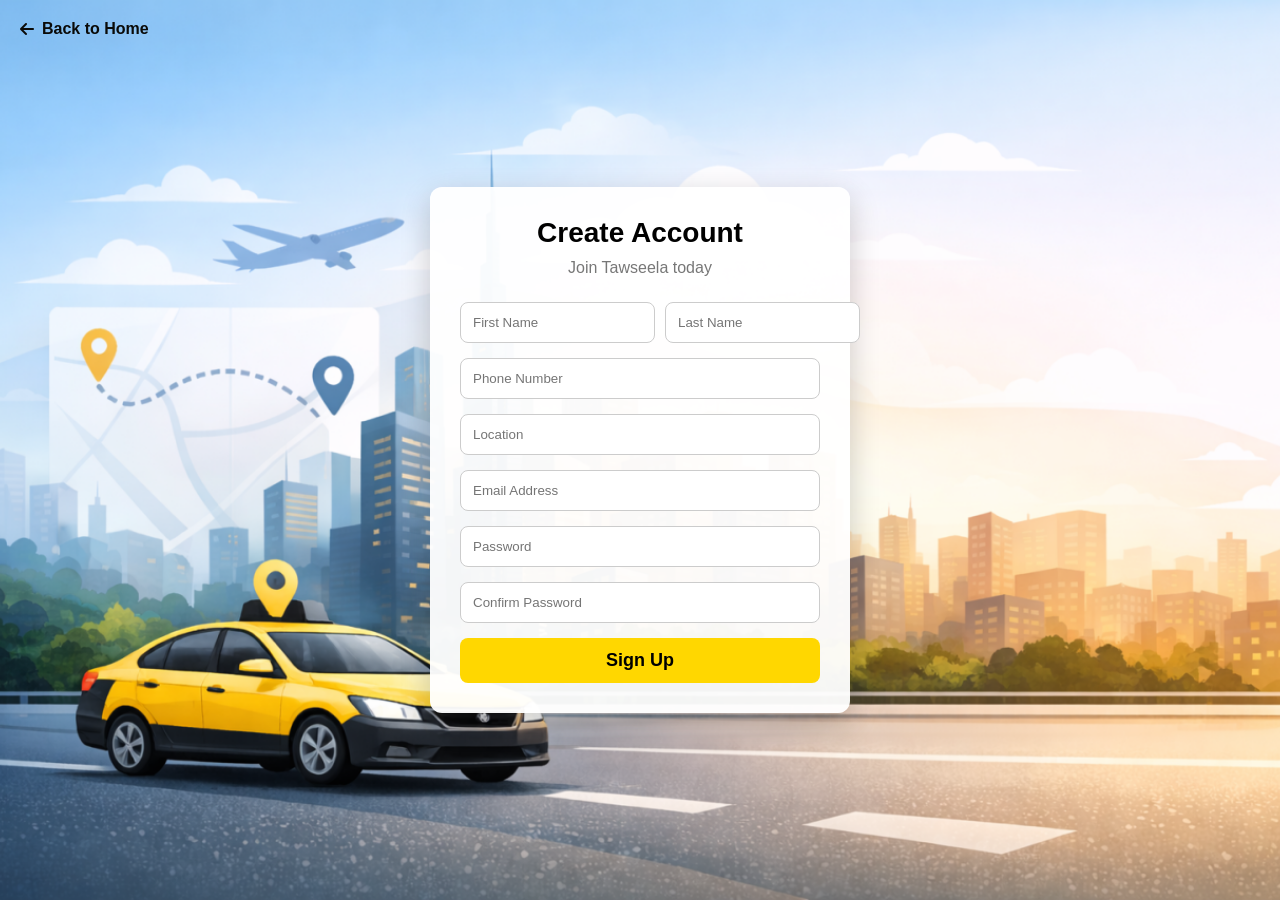
<file: signup.html>
<!DOCTYPE html>
<html lang="en">

<head>
    <meta charset="UTF-8">
    <meta name="viewport" content="width=device-width, initial-scale=1.0">
    <title>Create Account - Tawseela</title>
    <link rel="stylesheet" href="./assests/css/signup.css">
    <link rel="stylesheet" href="https://cdnjs.cloudflare.com/ajax/libs/font-awesome/6.5.1/css/all.min.css">
</head>

<body>

    <!-- Back to Home Button -->
    <a href="./index.html" class="back-home"><i class="fas fa-arrow-left"></i> Back to Home</a>

    <div class="signup">
        <div class="info">
            <h2>Create Account</h2>
            <p>Join Tawseela today</p>

            <form id="signupForm">
                <div class="row">
                    <input type="text" id="firstName" placeholder="First Name" required>
                    <input type="text" id="lastName" placeholder="Last Name" required>
                </div>
                <input type="tel" id="phone" placeholder="Phone Number" required>
                <input type="text" id="location" placeholder="Location" required>
                <input type="email" id="email" placeholder="Email Address" required>
                <input type="password" id="password" placeholder="Password" required>
                <input type="password" id="confirmPassword" placeholder="Confirm Password" required>
                <button type="submit">Sign Up</button>
            </form>
        </div>
    </div>

    <script src="./assests/js/script.js"></script>
</body>
</html>
</file>
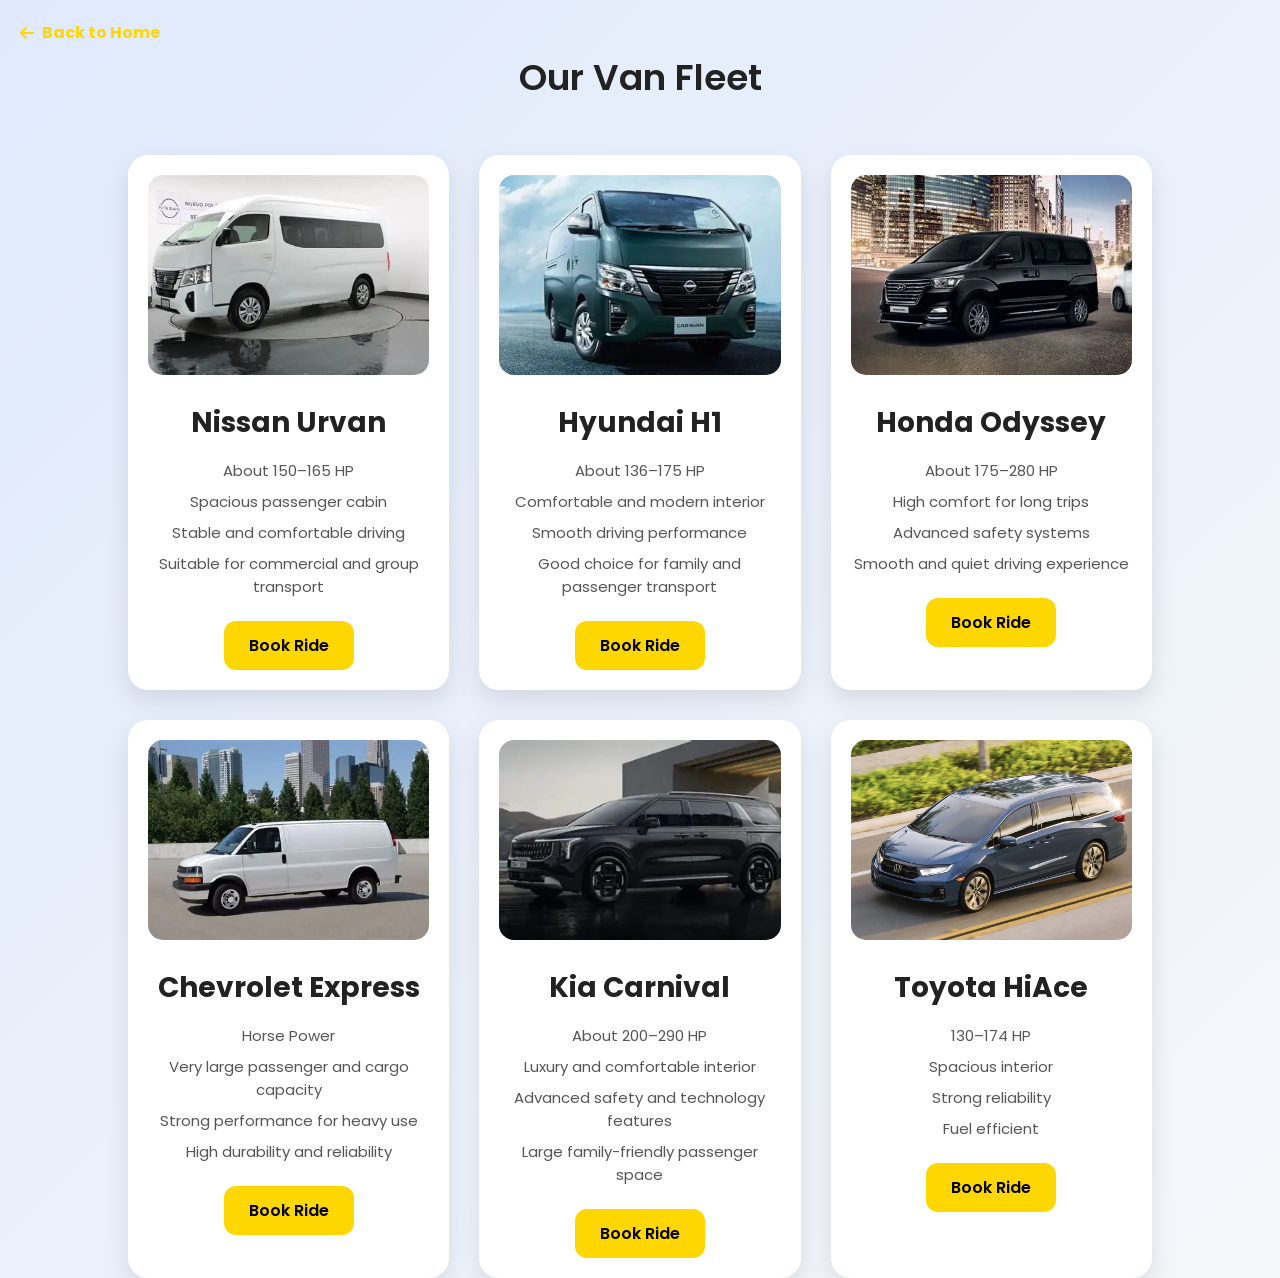
<file: van.html>
<!DOCTYPE html>
<html lang="en">

<head>
<meta charset="UTF-8">
<meta name="viewport" content="width=device-width, initial-scale=1.0">
<title>Van Gallery - Tawseela</title>
<link rel="stylesheet" href="./assests/css/van.css">
<link rel="stylesheet" href="https://cdnjs.cloudflare.com/ajax/libs/font-awesome/6.5.1/css/all.min.css">
<link href="https://fonts.googleapis.com/css2?family=Poppins:wght@300;400;500;600&display=swap" rel="stylesheet">
</head>

<body>
    <a href="./index.html" class="back-home"><i class="fas fa-arrow-left"></i> Back to Home</a>

<section class="van-section">
<h2 class="section-title">Our Van Fleet</h2>
<div class="all">
    <div class="cont">

        <!-- Van 1 -->
        <div class="van">
            <img src="./assests/photo/1772472573666.png" alt="Nissan Urvan">
            <h3>Nissan Urvan</h3>
            <div class="diva">
                <p>About 150–165 HP</p>
                <p>Spacious passenger cabin</p>
                <p>Stable and comfortable driving</p>
                <p>Suitable for commercial and group transport</p>
            </div>
            <a href="./ride.html" class="btn">Book Ride</a>
        </div>

        <!-- Van 2 -->
        <div class="van">
            <img src="./assests/photo/1772472576817.png" alt="Hyundai H1">
            <h3>Hyundai H1</h3>
            <div class="diva">
                <p>About 136–175 HP</p>
                <p>Comfortable and modern interior</p>
                <p>Smooth driving performance</p>
                <p>Good choice for family and passenger transport</p>
            </div>
            <a href="./ride.html" class="btn">Book Ride</a>
        </div>

        <!-- Van 3 -->
        <div class="van">
            <img src="./assests/photo/1772472579425.png" alt="Honda Odyssey">
            <h3>Honda Odyssey</h3>
            <div class="diva">
                <p>About 175–280 HP</p>
                <p>High comfort for long trips</p>
                <p>Advanced safety systems</p>
                <p>Smooth and quiet driving experience</p>
            </div>
            <a href="./ride.html" class="btn">Book Ride</a>
        </div>

        <!-- Van 4 -->
        <div class="van">
            <img src="./assests/photo/1772472581955.png" alt="Chevrolet Express">
            <h3>Chevrolet Express</h3>
            <div class="diva">
                <p>Horse Power</p>
                <p>Very large passenger and cargo capacity</p>
                <p>Strong performance for heavy use</p>
                <p>High durability and reliability</p>
            </div>
            <a href="./ride.html" class="btn">Book Ride</a>
        </div>

        <!-- Van 5 -->
        <div class="van">
            <img src="./assests/photo/1772472584055.png" alt="Kia Carnival">
            <h3>Kia Carnival</h3>
            <div class="diva">
                <p>About 200–290 HP</p>
                <p>Luxury and comfortable interior</p>
                <p>Advanced safety and technology features</p>
                <p>Large family-friendly passenger space</p>
            </div>
            <a href="./ride.html" class="btn">Book Ride</a>
        </div>

        <!-- Van 6 -->
        <div class="van">
            <img src="./assests/photo/1772472592773.jpg" alt="Toyota HiAce">
            <h3>Toyota HiAce</h3>
            <div class="diva">
                <p>130–174 HP</p>
                <p>Spacious interior</p>
                <p>Strong reliability</p>
                <p>Fuel efficient</p>
            </div>
            <a href="./ride.html" class="btn">Book Ride</a>
        </div>

    </div>
</div>

</section>

</body>
</html>
</file>
<file: assests/css/style.css>
* {
    margin: 0;
    padding: 0;
    box-sizing: border-box;
    font-family: 'Poppins', 'Arial', sans-serif;
}

html {
    scroll-behavior: smooth;
}

body {
    line-height: 1.6;
    overflow-x: hidden;
}

/*(RTL/LTR) */
[dir="rtl"] {
    text-align: right;
}

[dir="rtl"] .nav-links {
    margin-right: 0;
    margin-left: auto;
    padding-right: 0;
    flex-direction: row-reverse;
}

[dir="rtl"] .auth-group {
    flex-direction: row-reverse;
}

[dir="rtl"] .map-info {
    text-align: right;
}

.btn-lang {
    background: transparent;
    border: 1px solid #ffd700;
    color: #ffd700;
    padding: 5px 12px;
    border-radius: 5px;
    cursor: pointer;
    font-weight: 600;
    margin-right: 10px;
    transition: 0.3s;
}

.btn-lang:hover {
    background: #ffd700;
    color: #000;
}

/* Navbar */
.header {
    position: fixed;
    width: 100%;
    background: rgba(0, 0, 0, 0.8);
    z-index: 100;
}

.navbar .container {
    display: flex;
    justify-content: space-between;
    align-items: center;
    padding: 15px 20px;
    max-width: 1200px;
    margin: 0 auto;
}

.logo-text {
    color: #fff;
    font-size: 1.8rem;
    font-weight: bold;
}

.nav-links {
    list-style: none;
    display: flex;
    gap: 20px;
}

.nav-link {
    color: #fff;
    text-decoration: none;
    font-weight: 500;
    transition: 0.3s;
}

.nav-link.active,
.nav-link:hover {
    color: #FFD700;
}

.auth-group {
    display: flex;
    align-items: center;
}

.auth-group a {
    margin-left: 10px;
    padding: 8px 15px;
    border-radius: 5px;
    text-decoration: none;
    font-weight: 500;
    transition: 0.3s;
}

.btn-login {
    background: transparent;
    color: #fff;
    border: 1px solid #fff;
}

.btn-login:hover {
    background: #fff;
    color: #000;
}

.btn-signup {
    background: #FFD700;
    color: #000;
    border: none;
}

.btn-signup:hover {
    background: #e6c200;
}

.menu-icon {
    display: none;
    color: #fff;
    font-size: 1.5rem;
    cursor: pointer;
}

/* Hero Section */
.hero {
    position: relative;
    height: 100vh;
    overflow: hidden;
}

.hero-video {
    width: 100%;
    height: 100%;
    object-fit: cover;
}

.hero-overlay {
    position: absolute;
    top: 50%;
    left: 50%;
    transform: translate(-50%, -50%);
    color: #fff;
    text-align: center;
    width: 90%;
}

.hero-overlay h1 {
    font-size: 3.5rem;
    margin-bottom: 20px;
    text-shadow: 2px 2px 10px rgba(0, 0, 0, 0.5);
}

.hero-overlay p {
    font-size: 1.2rem;
    margin-bottom: 30px;
}

.btn-hero {
    padding: 15px 35px;
    background: #FFD700;
    color: #000;
    border-radius: 50px;
    font-weight: bold;
    text-decoration: none;
    font-size: 1.1rem;
    transition: 0.3s;
}

.btn-hero:hover {
    background: #fff;
    transform: scale(1.05);
}

/* Ride Options */
.ride-options {
    padding: 80px 0;
    background-color: #000;
    text-align: center;
}

.section-title {
    font-size: 2.5rem;
    margin-bottom: 50px;
    color: #FFD700;
    font-weight: 700;
}

.rides-grid {
    display: flex;
    flex-wrap: wrap;
    justify-content: center;
    gap: 30px;
    padding: 0 20px;
    max-width: 1200px;
    margin: 0 auto;
}

.ride-card {
    background: white;
    padding: 40px 25px;
    border-radius: 20px;
    transition: 0.4s;
    position: relative;
    flex: 1 1 300px;
    max-width: 350px;
    display: flex;
    flex-direction: column;
    align-items: center;
}

.ride-card:hover {
    transform: translateY(-15px);
}

.active-card {
    border: 3px solid #FFD700;
    transform: scale(1.05);
}

.ride-icon {
    font-size: 3.5rem;
    color: #222;
    margin-bottom: 20px;
}

.ride-card h3 {
    margin-bottom: 15px;
    font-size: 1.6rem;
    color: #000;
}

.ride-card p {
    color: #666;
    font-size: 1rem;
    margin-bottom: 25px;
}

.ride-badge {
    position: absolute;
    top: 20px;
    right: 20px;
    background: #FFD700;
    color: #000;
    padding: 5px 15px;
    border-radius: 20px;
    font-size: 0.75rem;
    font-weight: bold;
}

.btn-select {
    width: 100%;
    padding: 12px;
    background: #222;
    color: white;
    border: none;
    border-radius: 8px;
    cursor: pointer;
    font-weight: 600;
    transition: 0.3s;
}

.btn-select:hover {
    background: #FFD700;
    color: #000;
}

.btn-select a {
    text-decoration: none;
    color: inherit;
    display: block;
}

/* CTA Section */
.cta-section {
    padding: 100px 20px;
    background-color: #000;
    display: flex;
    justify-content: center;
}

.cta-container {
    display: flex;
    gap: 40px;
    flex-wrap: wrap;
}

.cta-btn {
    padding: 18px 60px;
    font-size: 1.3rem;
    font-weight: 700;
    border-radius: 50px;
    text-decoration: none;
    transition: 0.4s;
    border: 2px solid #FFD700;
}

.cta-btn.driver {
    color: #FFD700;
}

.cta-btn.ride {
    background: #FFD700;
    color: #000;
}

.cta-btn:hover {
    transform: scale(1.1);
    box-shadow: 0 0 20px rgba(255, 215, 0, 0.4);
}

/* Map Section */
.map-section {
    padding: 80px 20px;
    background: #111;
    color: #fff;
    text-align: center;
}

.map-container {
    display: flex;
    gap: 40px;
    justify-content: center;
    flex-wrap: wrap;
    max-width: 1100px;
    margin: 0 auto;
}

.map-info {
    background: #000;
    padding: 40px;
    border-radius: 20px;
    text-align: left;
    flex: 1;
    border-left: 5px solid #FFD700;
}

.map-info h3 {
    color: #FFD700;
    margin-bottom: 20px;
}

.btn-directions {
    margin-top: 20px;
    display: inline-block;
    padding: 12px 25px;
    background: #FFD700;
    color: #000;
    border-radius: 50px;
    font-weight: bold;
    text-decoration: none;
}

.map-container iframe {
    flex: 1.5;
    height: 400px;
    border-radius: 20px;
    min-width: 300px;
}

/*Footer */
.footer {
    background-color: #000;
    color: #fff;
    padding: 80px 20px 40px;
    border-top: 1px solid #222;
}

.footer-container {
    display: flex;
    flex-wrap: wrap;
    justify-content: space-between;
    gap: 40px;
    max-width: 1200px;
    margin: 0 auto;
}

.footer-logo-text {
    font-size: 2.2rem;
    font-weight: 900;
    color: #FFD700;
    text-transform: uppercase;
    margin-bottom: 20px;
    display: block;
}

.footer-logo-text span {
    color: #fff;
}

.footer h2 {
    color: #FFD700;
    font-size: 1.2rem;
    margin-bottom: 20px;
}

.footer-services ul {
    list-style: none;
}

.footer-services ul li {
    margin-bottom: 12px;
}

.footer-services ul li a {
    color: #ccc;
    text-decoration: none;
    transition: 0.3s;
}

.footer-services ul li a:hover {
    color: #FFD700;
    padding-left: 5px;
}
.social-icons {
    display: flex;
    gap: 20px;
    font-size: 1.5rem;
}

.social-icons a {
    color: #fff;
    transition: 0.3s;
}

.social-icons a:hover {
    color: #FFD700;
    transform: translateY(-5px);
}

.footer-bottom {
    text-align: center;
    margin-top: 50px;
    padding-top: 20px;
    border-top: 1px solid #222;
    color: #666;
}

/* Media Queries */
@media (max-width: 992px) {
    .hero-overlay h1 {
        font-size: 2.5rem;
    }

    .map-container {
        flex-direction: column;
    }

    .map-info {
        width: 100%;
        border-left: none;
        border-top: 5px solid #FFD700;
    }
}

@media (max-width: 768px) {
    .menu-icon {
        display: block;
    }

    .nav-menu {
        position: absolute;
        top: 100%;
        left: 0;
        width: 100%;
        background: #000;
        height: 0;
        overflow: hidden;
        transition: 0.4s;
    }

    .nav-menu.active {
        height: auto;
        padding: 20px 0;
    }

    .nav-links {
        flex-direction: column;
        align-items: center;
    }

    .auth-group {
        display: none;
    }

    .hero-overlay h1 {
        font-size: 2rem;
    }
}


/* 
 .footer-logo-text {
    font-size: 2.5rem; 
    font-weight: 900;
    font-style: italic; 
    letter-spacing: -1px;
    text-transform: uppercase;
    background: linear-gradient(90deg, #007bff 0%, #00a8ff 50%, #ff8c00 100%);
    -webkit-background-clip: text; 
    background-clip: text;
    color: transparent;
    display: inline-block;
    position: relative;
    margin-bottom: 20px;
}

.footer-logo-text span {
    color: #ff8c00; 
    -webkit-text-fill-color: #ff8c00;
}

.footer-logo-text::after {
    content: '';
    position: absolute;
    bottom: -5px;
    left: 0;
    width: 60%;
    height: 4px;
    background: #FFD700; 
    border-radius: 2px;
} */
</file>
<file: assests/css/about.css>
/* General Reset */
* {
    margin: 0;
    padding: 0;
    box-sizing: border-box;
    font-family: 'Poppins', sans-serif;
}

/* Body */
body {
    background: #dce6ff; 
    color: #222;         
}

/* Back to Home Button */
.back-home {
    position: fixed;
    top: 20px;
    left: 20px;
    color: #FFD700;
    text-decoration: none;
    font-weight: 600;
    display: flex;
    align-items: center;
    gap: 8px;
    transition: 0.3s ease;
    z-index: 100;
    background: #222;
    padding: 10px 15px;
    border-radius: 8px;
}

.back-home:hover {
    transform: translateX(-5px);
    color: #fff;
}

/* Section Title */
.hero h3 {
    text-align: center;
    font-size: 36px;
    font-weight: 700;
    color: #1a1a1a;
    margin-top: 60px;
    margin-bottom: 40px;
}

/* Hero Content */
.hero-content {
    margin: 0 auto 60px auto;
    width: 85%;
    display: flex;
    justify-content: space-between;
    align-items: center;
    gap: 40px;
    background: #ffffff;
    border-radius: 15px;
    padding: 40px;
    box-shadow: 0 15px 40px rgba(0,0,0,0.08);
    transition: transform 0.4s ease, box-shadow 0.4s ease;
}

.hero-content:hover {
    transform: translateY(-5px);
    box-shadow: 0 20px 50px rgba(0,0,0,0.15);
}

/* Paragraphs */
.hero-content p {
    font-size: 18px;
    line-height: 1.7;
    color: #444;
    flex: 1;
}

/* Images */
.hero-content img {
    flex: 1;
    max-width: 450px;
    width: 100%;
    height: auto;
    border-radius: 15px;
    object-fit: cover;
    transition: transform 0.4s ease;
}

.hero-content:hover img {
    transform: scale(1.03);
}

/* Reverse layout for alternate sections */
.hero-content:nth-child(even) {
    flex-direction: row-reverse;
}

/* Responsive */
@media (max-width: 992px) {
    .hero-content {
        flex-direction: column;
        text-align: center;
    }
    .hero-content:nth-child(even) {
        flex-direction: column;
    }
    .hero-content img {
        max-width: 100%;
        margin-bottom: 20px;
    }
}

@media (max-width: 600px) {
    .hero h3 {
        font-size: 28px;
    }
    .hero-content {
        padding: 25px;
    }
    .hero-content p {
        font-size: 16px;
    }
}
</file>
<file: assests/css/car.css>
*{
margin:0;
padding:0;
box-sizing:border-box;
font-family:'Poppins',sans-serif;
}

body{
background:#f4f7fb;
}
/* Back to Home Button */
.back-home {
    position: absolute;
    top: 20px;
    left: 20px;
    color: #FFD700;
    text-decoration: none;
    font-weight: bold;
    display: flex;
    align-items: center;
    gap: 8px;
    transition: 0.3s ease;
    z-index: 999;
    font-size: 1rem;
}

.back-home:hover {
    transform: translateX(-5px);
    color: #000;
}
.cars-section{
padding:80px 0;
}

.container{
width:85%;
margin:auto;
}

.section-title{
text-align:center;
font-size:36px;
margin-bottom:50px;
font-weight:600;
color:#222;
}

.cars-grid{
display:grid;
grid-template-columns:repeat(3,1fr);
gap:30px;
}

.card{
background:#fff;
border-radius:20px;
overflow:hidden;
box-shadow:0 10px 30px rgba(0,0,0,0.08);
transition:.4s;
display:flex;
flex-direction:column;
}

.card:hover{
transform:translateY(-10px);
box-shadow:0 15px 40px rgba(0,0,0,0.15);
}

.card img{
width:100%;
height:200px;
object-fit:cover;
}

.card-content{
padding:25px;
display:flex;
flex-direction:column;
flex:1;
}

.card h3{
margin-bottom:20px;
font-size:22px;
}

.specs{
flex:1;
}

.spec{
display:flex;
align-items:center;
gap:12px;
margin-bottom:15px;
}

.spec i{
font-size:18px;
color:#FFD700;
}

.spec span{
font-size:13px;
color:#888;
}

.spec p{
font-weight:600;
}

.btn{
display:block;
text-align:center;
padding:12px;
border-radius:10px;
background:#FFD700;
color:#000;
text-decoration:none;
font-weight:600;
margin-top:15px;
transition:.3s;
}

.btn:hover{
background:#e6c200;
}

/* Tablet */

@media(max-width:992px){

.cars-grid{
grid-template-columns:repeat(2,1fr);
}

}

/* Mobile */

@media(max-width:600px){

.cars-grid{
grid-template-columns:1fr;
}

.section-title{
font-size:28px;
}

}
</file>
<file: assests/css/driveStyle.css>
* {
    margin: 0;
    padding: 0;
    box-sizing: border-box;
    font-family: 'Segoe UI', Roboto, Helvetica, Arial, sans-serif;
}

body {
    background: linear-gradient(135deg, #0f0f0f 0%, #2c2c2c 100%);
    min-height: 100vh;
    display: flex;
    justify-content: center;
    align-items: center;
    padding: 40px 20px;
    position: relative;
}

/* Home Button */
.back-home {
    position: absolute;
    top: 20px;
    left: 20px;
    color: #ffd700;
    text-decoration: none;
    font-weight: bold;
    display: flex;
    align-items: center;
    gap: 8px;
    transition: 0.3s ease;
    z-index: 10;
}

.back-home:hover {
    transform: translateX(-5px);
    color: #ffffff;
}

/* Form Container  */
.form-container {
    background: #ffffff;
    width: 100%;
    max-width: 700px;
    padding: 40px;
    border-radius: 25px;
    box-shadow: 0 20px 50px rgba(0, 0, 0, 0.5);
    border-top: 8px solid #ffd700;
    animation: fadeInUp 0.8s ease-out; 
}

/* Header  */
.form-header {
    text-align: center;
    margin-bottom: 30px;
}

.form-header h2 {
    font-size: 32px;
    color: #1a1a1a;
    text-transform: uppercase;
    letter-spacing: 1px;
}

.form-header p {
    color: #777;
    margin-top: 5px;
}

/* Section Titles */
.section-title {
    font-size: 16px;
    color: #ffd700;
    background: #1a1a1a;
    padding: 8px 15px;
    border-radius: 5px;
    margin: 25px 0 15px 0;
    display: inline-block;
    border-left: 4px solid #ffd700; 
}

/* Form Layout  */
.form-row {
    display: flex;
    gap: 20px;
}

.form-group {
    flex: 1;
    display: flex;
    flex-direction: column;
    margin-bottom: 15px;
}

label {
    font-size: 14px;
    font-weight: 600;
    color: #444;
    margin-bottom: 8px;
}

/* Inputs */
input {
    padding: 12px;
    border: 1px solid #ddd;
    border-radius: 10px;
    font-size: 15px;
    transition: all 0.3s ease;
}

input:focus {
    border-color: #ffd700;
    outline: none;
    box-shadow: 0 0 10px rgba(255, 215, 0, 0.1);
}

/*  File Input */
.file-input {
    padding: 10px;
    background: #f8f8f8;
    border: 2px dashed #ccc; 
    cursor: pointer;
    transition: 0.3s;
}

.file-input:hover {
    background: #fff8d5;
    border-color: #ffd700;
}

/*  Radio Buttons*/
.radio-wrapper {
    display: flex;
    gap: 20px;
    margin-top: 5px;
}

.radio-item {
    display: flex;
    align-items: center;
    cursor: pointer;
}

.radio-item input {
    margin-right: 8px;
    accent-color: #1a1a1a;
    width: 18px;
    height: 18px;
}

/* Submit Button */
.submit-btn {
    width: 100%;
    background: #1a1a1a;
    color: #ffd700;
    padding: 18px;
    border: none;
    border-radius: 12px;
    font-size: 20px;
    font-weight: bold;
    cursor: pointer;
    margin-top: 30px;
    transition: all 0.3s ease;
}

.submit-btn:hover {
    background: #ffd700;
    color: #1a1a1a;
    transform: translateY(-3px);
    box-shadow: 0 10px 20px rgba(255, 215, 0, 0.3);
}

/*  Responsive Design  */
@media (max-width: 650px) {
    .form-row {
        flex-direction: column;
        gap: 10px; 
    }
    
    .form-container {
        padding: 25px 20px;
    }

    .form-header h2 {
        font-size: 26px;
    }
}

/* Animations */
@keyframes fadeInUp {
    from {
        opacity: 0;
        transform: translateY(30px);
    }
    to {
        opacity: 1;
        transform: translateY(0);
    }
}
</file>
<file: assests/css/login.css>
* {
    padding: 0;
    margin: 0;
    box-sizing: border-box;
    font-family: Arial, sans-serif;
}

.back-home {
    position: absolute;
    top: 20px;
    left: 20px;
    color: #120f00;
    text-decoration: none;
    font-weight: bold;
    display: flex;
    align-items: center;
    gap: 8px;
    transition: 0.3s ease;
    z-index: 10;
}

.back-home:hover {
    transform: translateX(-5px);
    color: #ffffff;
}

.login {
    background-image: url('../photo/1.png');
    background-repeat: no-repeat;
    background-position: center;
    background-size: cover;
    height: 100vh;
    display: flex;
    justify-content: center;
    align-items: center;
}

.info {
    background-color: #fff;
    width: 380px;
    padding: 40px;
    border-radius: 12px;
    text-align: center;
    box-shadow: 0 10px 25px rgba(0,0,0,0.2);
}

h2 {
    font-size: 30px;
    margin-bottom: 10px;
}

.container > p {
    color: #777;
    margin-bottom: 25px;
}

form {
    display: flex;
    flex-direction: column;
    gap: 15px;
}

input {
    padding: 12px;
    border: 1px solid #ccc;
    border-radius: 8px;
    outline: none;
    transition: 0.3s;
}

input:focus {
    border-color: #FFD700;
    box-shadow: 0 0 5px rgba(255, 215, 0, 0.5);
}

button {
    font-size: 18px;
    font-weight: bold;
    padding: 12px;
    background-color: #FFD700;
    color: #000;
    border-radius: 8px;
    border: none;
    cursor: pointer;
    transition: 0.3s;
}

button:hover {
    background-color: #e6c200;
    transform: translateY(-2px);
}

/* Responsive */

@media (max-width: 600px) {
    .info {
        width: 90%;
        padding: 30px;
    }

    h2 {
        font-size: 24px;
    }
}
</file>
<file: assests/css/moto.css>
/* General Reset */
* {
    margin: 0;
    padding: 0;
    box-sizing: border-box;
    font-family: 'Poppins', sans-serif;
}

/* Background Gradient */
body {
    background: linear-gradient(135deg, #e0eafc, #f5f7fa);
}
/* Back to Home Button */
.back-home {
    position: absolute;
    top: 20px;
    left: 20px;
    color: #FFD700;
    text-decoration: none;
    font-weight: bold;
    display: flex;
    align-items: center;
    gap: 8px;
    transition: 0.3s ease;
    z-index: 999;
    font-size: 1rem;
}

.back-home:hover {
    transform: translateX(-5px);
    color: #000;
}
/* Section Title */
.section-title {
    text-align: center;
    font-size: 36px;
    font-weight: 600;
    color: #222;
    margin: 50px 0;
}

/* Cards Container */
.all-scooter .contain {
    width: 80%;
    margin: auto;
    display: flex;
    flex-direction: column;
    gap: 40px;
}

/* Single Card */
.cards {
    display: flex;
    flex-direction: row;
    gap: 20px;
    background: #fff;
    border-radius: 20px;
    box-shadow: 0 10px 25px rgba(0,0,0,0.1);
    padding: 30px;
    align-items: center;
    transition: transform 0.4s ease, box-shadow 0.4s ease;
}

.cards:hover {
    transform: translateY(-10px);
    box-shadow: 0 15px 35px rgba(0,0,0,0.2);
}

/* Reverse layout for alternate cards */
.cards.reverse {
    flex-direction: row-reverse;
}

/* Image */
.cards .image {
    flex: 1;
}

.cards img {
    width: 100%;
    border-radius: 15px;
    object-fit: cover;
}

/* Text content */
.cards .para {
    flex: 1;
}

.cards h3 {
    font-size: 28px;
    margin-bottom: 15px;
    color: #222;
}

.cards p {
    font-size: 16px;
    margin-bottom: 10px;
    color: #555;
}

/* Button */
.cards .btn {
    display: inline-block;
    padding: 12px 25px;
    border-radius: 12px;
    background-color: #FFD700;
    color: #000;
    font-weight: 600;
    text-decoration: none;
    transition: background 0.3s ease, transform 0.3s ease;
}

.cards .btn:hover {
    background-color: #e6c200;
    transform: scale(1.05);
}

/* Responsive */
@media (max-width: 992px) {
    .cards {
        flex-direction: column;
        text-align: center;
    }
    .cards.reverse {
        flex-direction: column;
    }
    .cards .image,
    .cards .para {
        width: 100%;
    }
}

@media (max-width: 600px) {
    .section-title {
        font-size: 28px;
    }
    .cards {
        padding: 20px;
        gap: 15px;
    }
    .cards h3 {
        font-size: 24px;
    }
}
</file>
<file: assests/css/payment.css>
/* Reset & Fonts */
* {
    margin: 0;
    padding: 0;
    box-sizing: border-box;
    font-family: 'Poppins', sans-serif;
}

body {
    background: #000;
    color: #fff;
    overflow-x: hidden;
}

/* Back Button */
.back-home {
    position: absolute;
    top: 20px;
    left: 20px;
    color: #FFD700;
    text-decoration: none;
    font-weight: bold;
    display: flex;
    align-items: center;
    gap: 8px;
    font-size: 1rem;
    z-index: 999;
    transition: 0.3s ease;
}

.back-home:hover {
    transform: translateX(-5px);
    color: #f7f1f1;
}

/* Payment Section */
.payment-section {
    width: 100%;
    min-height: 100vh;
    display: flex;
    align-items: center;
    justify-content: center;
    padding: 40px 20px;
}

.payment-wrapper {
    display: flex;
    flex-wrap: wrap;
    gap: 40px;
    max-width: 900px;
    width: 100%;
    background: #111;
    padding: 40px;
    border-radius: 20px;
    box-shadow: 0 15px 40px rgba(255, 215, 0, 0.2);
}

/* Titles */
.payment-title {
    color: #FFD700;
    font-size: 2.5rem;
    text-align: center;
    width: 100%;
    margin-bottom: 10px;
}

.subtitle {
    text-align: center;
    color: #ccc;
    margin-bottom: 30px;
    width: 100%;
}

/* Ride Summary */
.ride-summary {
    flex: 1 1 300px;
    background: #1a1a1a;
    padding: 25px;
    border-radius: 15px;
    box-shadow: 0 8px 25px rgba(255, 215, 0, 0.15);
}

.ride-summary h3 {
    color: #FFD700;
    margin-bottom: 15px;
    font-size: 1.5rem;
}

.ride-summary p {
    margin-bottom: 10px;
    font-size: 1rem;
    color: #ddd;
}

.ride-summary p strong {
    color: #fff;
}

/* Payment Form */
.payment-box {
    flex: 1 1 400px;
    background: #1a1a1a;
    padding: 30px 25px;
    border-radius: 15px;
    box-shadow: 0 8px 25px rgba(255, 215, 0, 0.15);
}

.payment-box form {
    display: flex;
    flex-direction: column;
    gap: 20px;
}

.input-group {
    display: flex;
    flex-direction: column;
    text-align: left;
}

.input-group label {
    margin-bottom: 5px;
    font-weight: 500;
    color: #FFD700;
}

.input-group input {
    padding: 12px;
    border-radius: 8px;
    border: 1px solid #444;
    background: #000;
    color: #fff;
    outline: none;
    transition: 0.3s ease;
}

.input-group input:focus {
    border-color: #FFD700;
    box-shadow: 0 0 8px rgba(255, 215, 0, 0.3);
}

.row {
    display: flex;
    gap: 15px;
}

.row .input-group {
    flex: 1;
}

/* Pay Button */
.btn-pay {
    padding: 14px;
    background: #FFD700;
    color: #000;
    border: none;
    border-radius: 50px;
    font-weight: bold;
    cursor: pointer;
    font-size: 1.1rem;
    text-transform: uppercase;
    letter-spacing: 1px;
    transition: 0.3s ease;
}

.btn-pay:hover {
    background: #000;
    color: #FFD700;
    transform: translateY(-3px);
    box-shadow: 0 10px 20px rgba(255, 215, 0, 0.3);
}

/* Responsive */
@media (max-width:768px) {
    .payment-wrapper {
        flex-direction: column;
        gap: 20px;
    }

    .ride-summary,
    .payment-box {
        flex: 1 1 100%;
    }
}
</file>
<file: assests/css/ride.css>
* {
    margin: 0;
    padding: 0;
    box-sizing: border-box;
    font-family: 'Poppins', sans-serif;
}

.back-home {
    position: absolute;
    top: 20px;
    left: 20px;
    color: #FFD700;
    text-decoration: none;
    font-weight: bold;
    display: flex;
    align-items: center;
    gap: 8px;
    transition: 0.3s ease;
    z-index: 999;
    font-size: 1rem;
}

.back-home:hover {
    transform: translateX(-5px);
    color: #f7f1f1;
}

body {
    overflow-y: hidden;
    background: #000;
} 

.container {
    max-width: 1200px;
    margin: 0 auto;
    padding: 0 20px;
}

.booking-page {
    display: flex;
    align-items: center; 
    justify-content: center;
    min-height: 100vh; 
    padding: 40px 0;
}

.booking-container {
    display: flex;
    flex-wrap: wrap; 
    gap: 40px;
    background: white;
    padding: 40px;
    border-radius: 25px; 
    box-shadow: 0 20px 60px rgba(247, 255, 4, 0.057);
    width: 100%;
}

.booking-form-side {
    flex: 1 1 450px; 
}

.booking-form-side h2 {
    font-size: 2rem;
    margin-bottom: 10px;
    color: #1a1a1a;
}

.ride-form {
    margin-top: 30px;
}

.input-group {
    margin-bottom: 20px;
    display: flex;
    flex-direction: column;
}

.input-group label {
    margin-bottom: 8px;
    font-weight: 600;
    color: #444;
}

.input-group input, 
.input-group select {
    padding: 12px;
    border: 2px solid #eee;
    border-radius: 8px;
    font-size: 1rem;
    outline: none;
    transition: 0.3s ease;
}

.input-group input:focus, 
.input-group select:focus {
    border-color: #FFD700;
    box-shadow: 0 0 8px rgba(255, 215, 0, 0.2);
}

.form-row {
    display: flex;
    gap: 20px;
}

.form-row .input-group {
    flex: 1;
}

.btn-confirm {
    width: 100%;
    padding: 16px;
    background-color: #FFD700;
    color: #000; 
    border: none;
    border-radius: 12px;
    font-size: 1.1rem;
    font-weight: 700;
    cursor: pointer;
    margin-top: 10px;
    text-transform: uppercase;
    letter-spacing: 1px;
    transition: all 0.3s ease;
    box-shadow: 0 4px 15px rgba(255, 215, 0, 0.3);
}

.btn-confirm:hover {
    background: #000;
    color: #FFD700;
    transform: translateY(-3px);
    box-shadow: 0 10px 20px rgba(0, 0, 0, 0.15);
}

.btn-confirm a {
    text-decoration: none;
    color: inherit; 
    display: block;
    width: 100%;
}

.booking-map-side {
    flex: 1 1 400px;
    position: relative;
}

.map-placeholder {
    width: 100%;
    height: 100%;
    min-height: 450px; 
    background: #e5e3df;
    border-radius: 20px;
    overflow: hidden;
    position: relative;
    border: 1px solid #ddd;
}

.map-placeholder iframe {
    width: 100%;
    height: 100%;
    display: block;
}

.driver-status {
    position: absolute;
    bottom: 20px;
    left: 20px;
    background: white;
    padding: 10px 20px;
    border-radius: 30px;
    box-shadow: 0 5px 15px rgba(0,0,0,0.2);
    display: flex;
    align-items: center;
    gap: 10px;
    z-index: 10;
}

.driver-status i {
    color: #27ae60;
    animation: pulse 2s infinite;
}

@keyframes pulse {
    0% { transform: scale(1); }
    50% { transform: scale(1.2); }
    100% { transform: scale(1); }
}

@media (max-width: 768px) {
    .booking-container {
        padding: 20px;
        gap: 20px;
    }
    
    .booking-form-side h2 {
        font-size: 1.5rem;
    }
    
    .map-placeholder {
        min-height: 300px;
    }

    .form-row {
        flex-direction: column;
        gap: 0;
    }
}
</file>
<file: assests/css/signup.css>
* {
    margin: 0;
    padding: 0;
    box-sizing: border-box;
    font-family: Arial, sans-serif;
}

body {
    height: 100vh;
    overflow: hidden;
}

.back-home {
    position: absolute;
    top: 20px;
    left: 20px;
    color: #0a0a08;
    text-decoration: none;
    font-weight: bold;
    display: flex;
    align-items: center;
    gap: 8px;
    transition: 0.3s ease;
    z-index: 999;
}

.back-home:hover {
    transform: translateX(-5px);
    color: #ffffff;
}

/* Page Container */
.signup {
    background-image: url('../photo/1.png');
    background-repeat: no-repeat;
    background-position: center;
    background-size: cover;
    width: 100%;
    height: 100vh;
    display: flex;
    justify-content: center;
    align-items: center;
}

/* Info Box */
.signup .info {
    background-color: rgba(255, 255, 255, 0.95);
    width: 420px;
    max-width: 95%;
    padding: 30px;
    border-radius: 12px;
    text-align: center;
    box-shadow: 0 10px 30px rgba(0, 0, 0, 0.2);
}

/* Titles */
.signup h2 {
    font-size: 28px;
    margin-bottom: 10px;
}

.signup p {
    color: #777;
    margin-bottom: 25px;
}

/* Form */
.signup form {
    display: flex;
    flex-direction: column;
    gap: 15px;
}

/* Row Inputs */
.signup .row {
    display: flex;
    gap: 10px;
}

.signup .row input {
    flex: 1;
}

/* Input Fields */
.signup input {
    padding: 12px;
    border: 1px solid #ccc;
    border-radius: 8px;
    outline: none;
    transition: 0.3s;
}

.signup input:focus {
    border-color: #FFD700;
    box-shadow: 0 0 5px rgba(255, 215, 0, 0.4);
}

/* Button */
.signup button {
    font-size: 18px;
    font-weight: bold;
    padding: 12px;
    background-color: #FFD700;
    color: #000;
    border-radius: 8px;
    border: none;
    cursor: pointer;
    transition: 0.3s;
}

.signup button:hover {
    background-color: #e6c200;
    transform: translateY(-2px);
}

/* Responsive */
@media (max-width: 600px) {
    .signup .info {
        width: 90%;
        padding: 20px;
    }

    .signup .row {
        flex-direction: column;
    }

    .back-home {
        top: 10px;
        left: 10px;
        font-size: 14px;
    }
}
</file>
<file: assests/css/van.css>
*{
    margin:0;
    padding:0;
    box-sizing:border-box;
    font-family: 'Poppins', sans-serif;
}
body {
    background: linear-gradient(135deg, #e0eafc, #f5f7fa);
}
/* Back to Home Button */
.back-home {
    position: absolute;
    top: 20px;
    left: 20px;
    color: #FFD700;
    text-decoration: none;
    font-weight: bold;
    display: flex;
    align-items: center;
    gap: 8px;
    transition: 0.3s ease;
    z-index: 999;
    font-size: 1rem;
}

.back-home:hover {
    transform: translateX(-5px);
    color: #000;
}
/* Section Title */
.section-title{
    text-align: center;
    font-size: 36px;
    font-weight: 600;
    color: #222;
    margin: 50px 0;
}

.all .cont {
    width: 80%;
    margin: auto;
    display: grid;
    grid-template-columns: repeat(auto-fit, minmax(300px,1fr));
    gap: 30px;
}

/* Single Van Card */
.all .cont .van{
    background: #fff;
    border-radius: 20px;
    box-shadow: 0 10px 25px rgba(0,0,0,0.1);
    padding: 20px;
    text-align: center;
    transition: transform 0.4s ease, box-shadow 0.4s ease;
}

.all .cont .van:hover{
    transform: translateY(-10px);
    box-shadow: 0 15px 35px rgba(0,0,0,0.2);
}

/* Van Image */
.all .cont .van img{
    width: 100%;
    height: 200px;
    border-radius: 15px;
    object-fit: cover;
    margin-bottom: 20px;
}

/* Van Title */
.all .cont .van h3{
    font-size: 28px;
    color: #222;
    margin-bottom: 15px;
}

/* Van Description */
.all .cont .van .diva p{
    font-size: 15px;
    color: #555;
    margin-bottom: 8px;
}

/* Button */
.all .cont .van .btn{
    display: inline-block;
    padding: 12px 25px;
    border-radius: 12px;
    background-color: #FFD700;
    color: #000;
    font-weight: 600;
    text-decoration: none;
    transition: background-color 0.3s ease, transform 0.3s ease;
    margin-top: 15px;
}

.all .cont .van .btn:hover{
    background-color: #e6c200;
    transform: scale(1.05);
}

/* Responsive */
@media(max-width:768px){
    .all .cont {
        grid-template-columns: repeat(auto-fit, minmax(250px,1fr));
    }
    .all .cont .van h3{
        font-size: 24px;
    }
}
</file>
